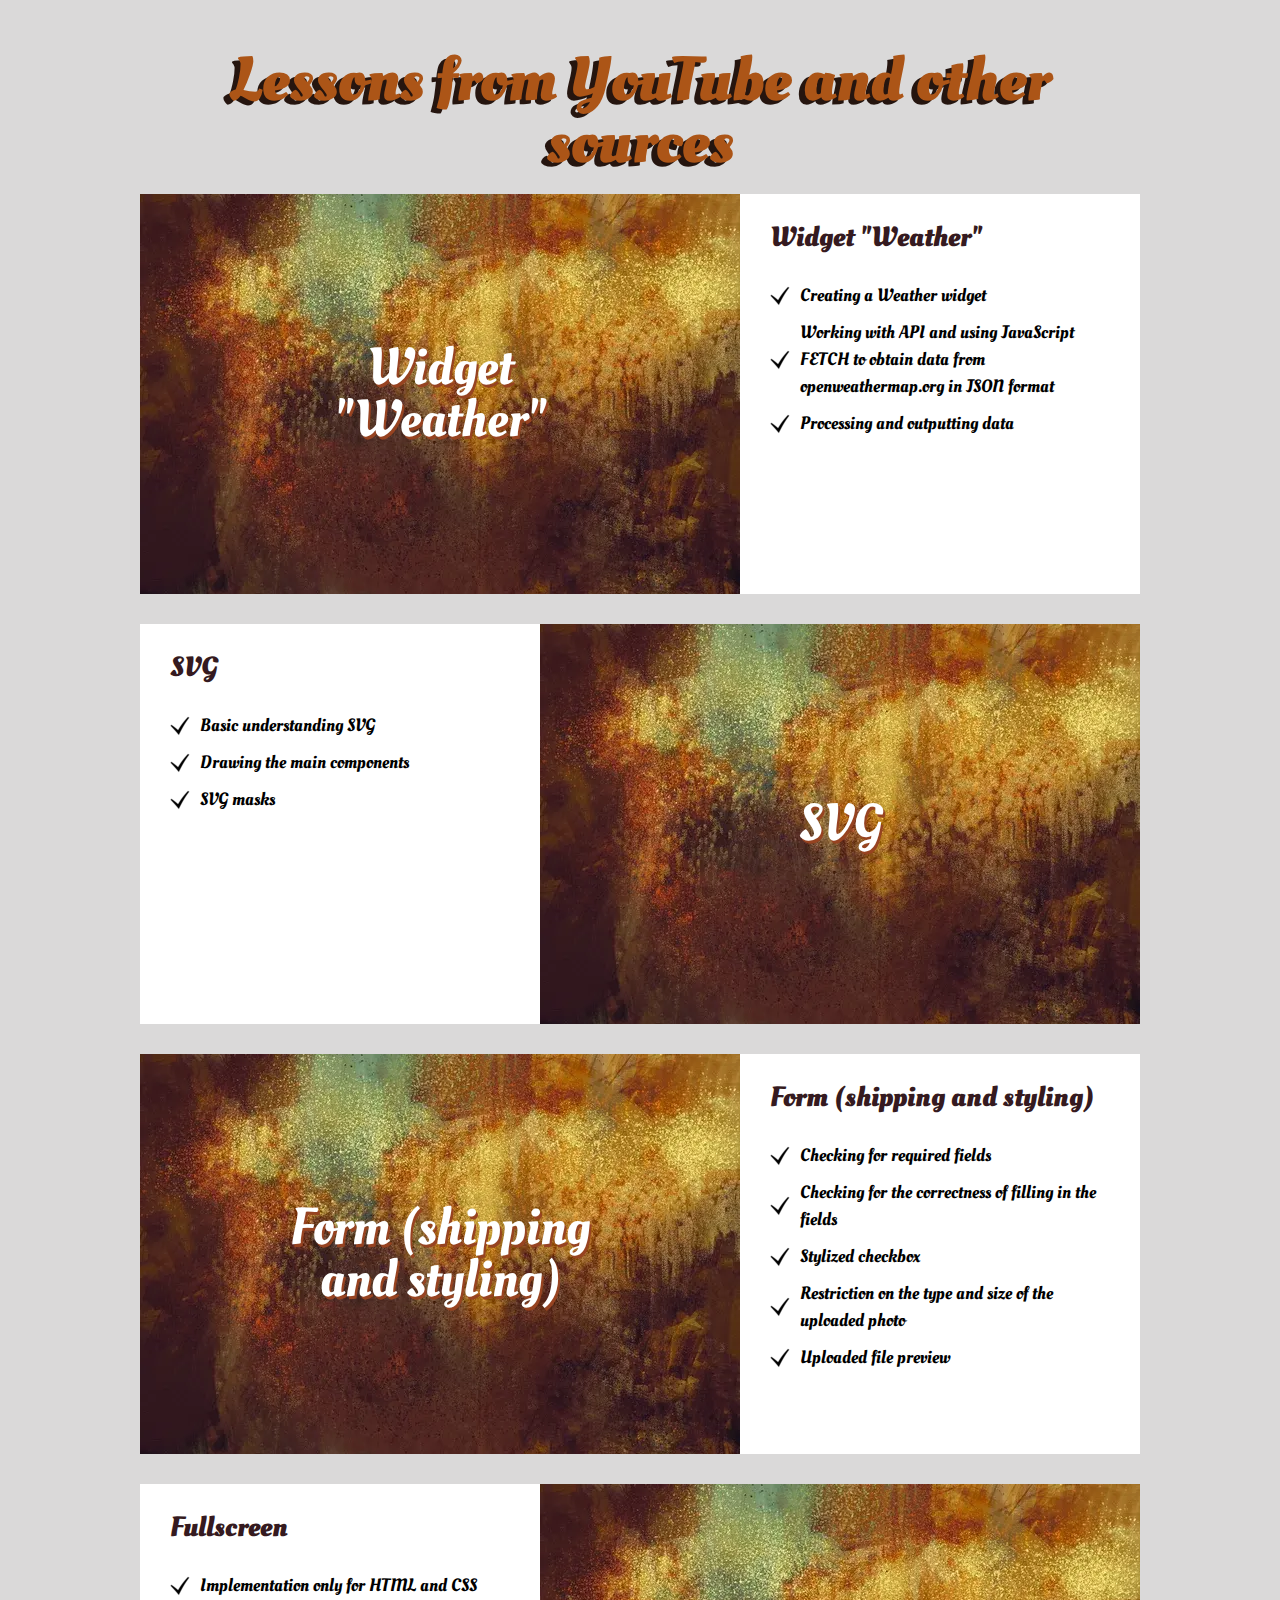
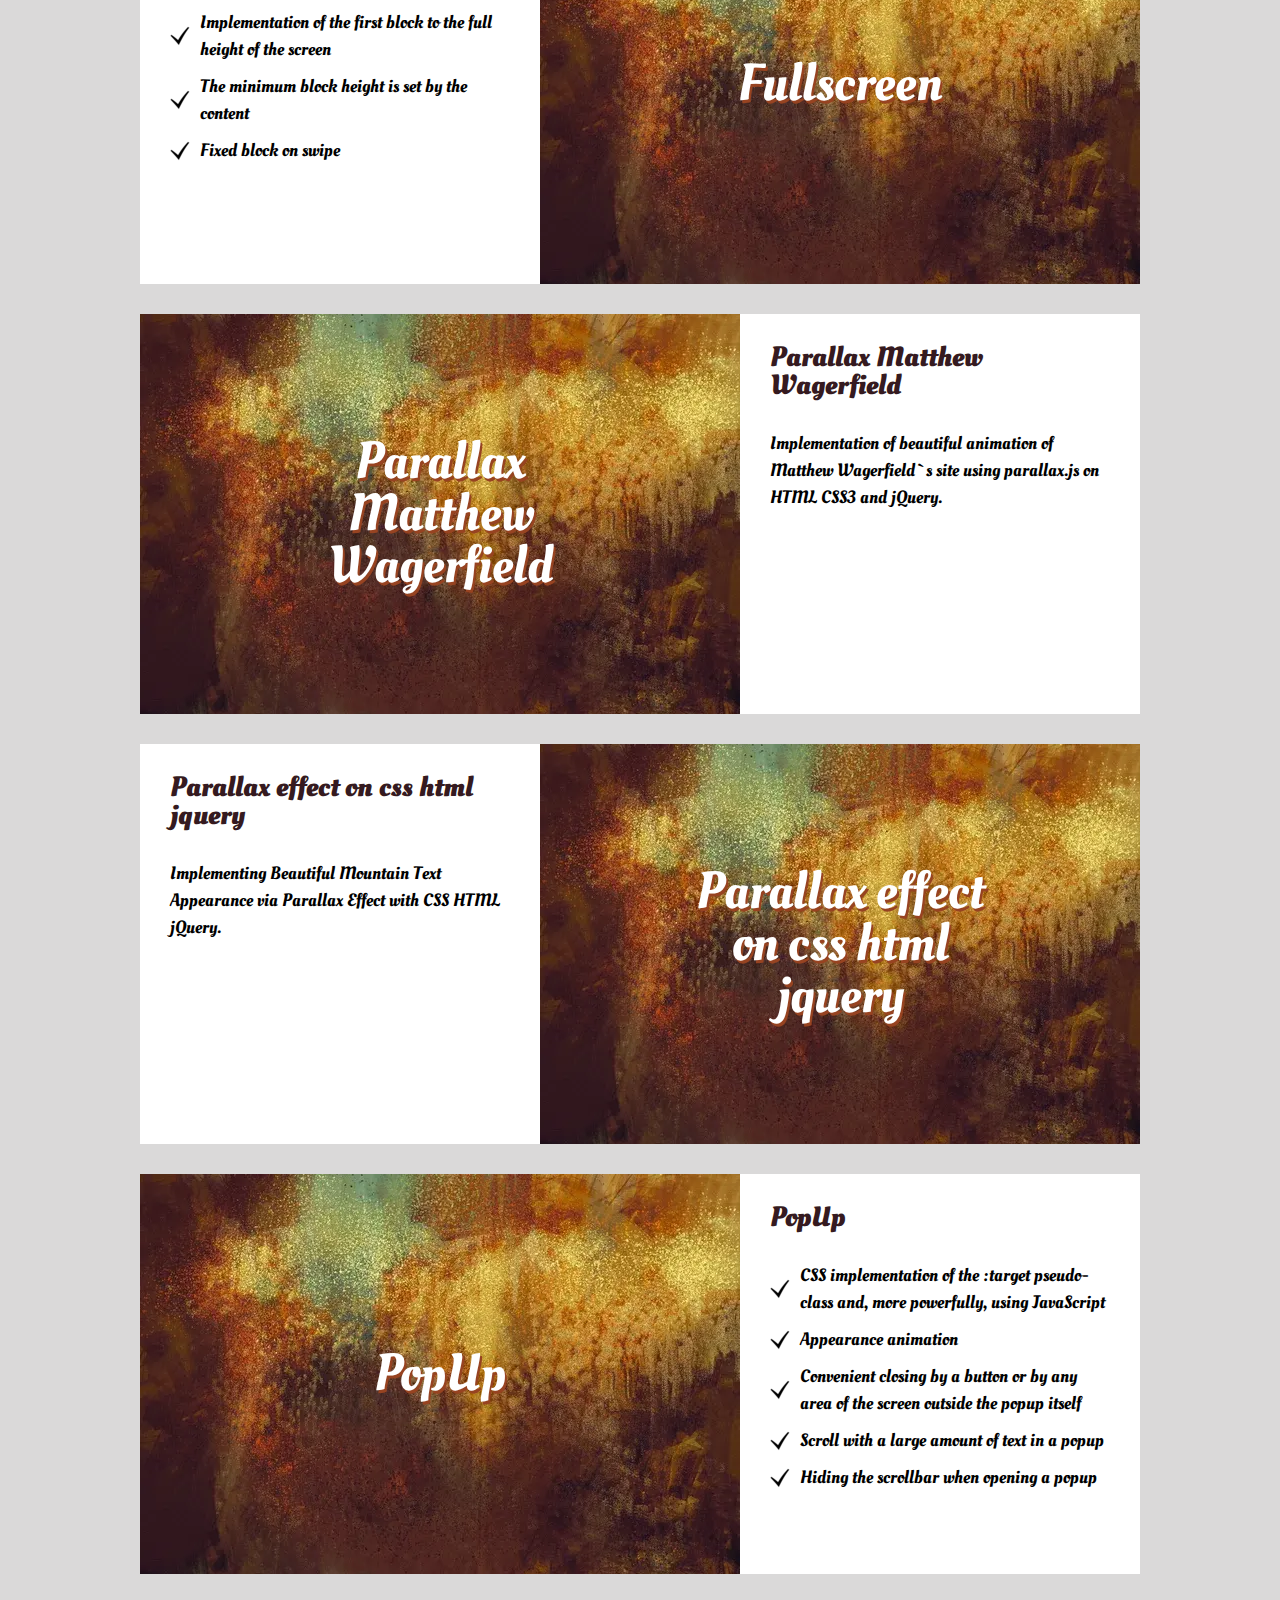
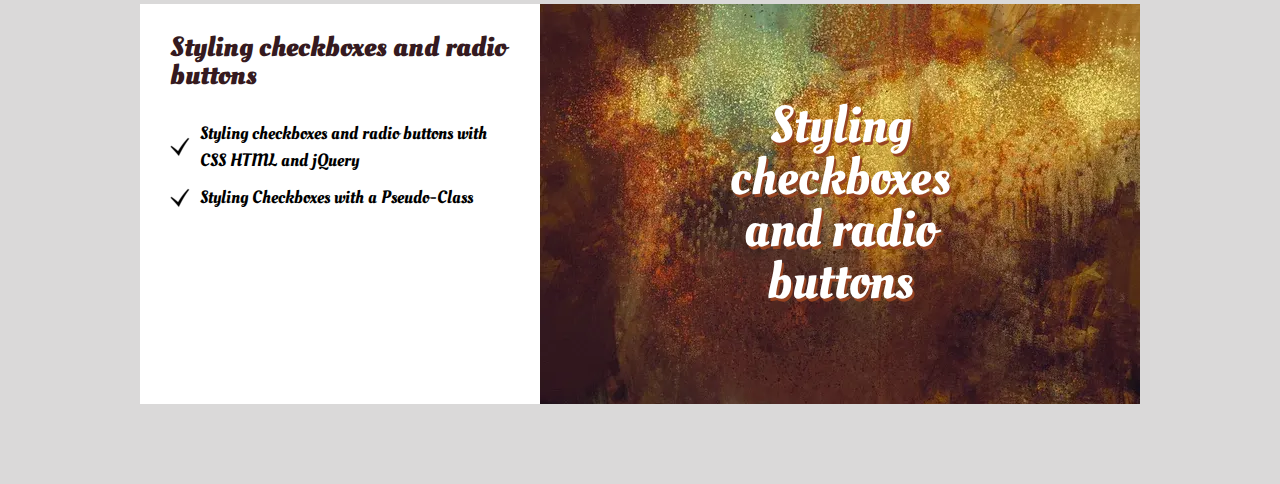
<file: index.html>
<!DOCTYPE html>
<html lang="en">
<head>
    <meta charset="UTF-8">
    <meta http-equiv="X-UA-Compatible" content="IE=edge">
    <meta name="viewport" content="width=device-width, initial-scale=1.0">
    <title>New Lessons</title>
    <link rel="apple-touch-icon" sizes="180x180" href="img/apple-touch-icon.png">
    <link rel="icon" type="image/png" sizes="32x32" href="img/favicon-32x32.png">
    <link rel="icon" type="image/png" sizes="16x16" href="img/favicon-16x16.png">
    <link rel="preconnect" href="https://fonts.googleapis.com">
    <link rel="preconnect" href="https://fonts.gstatic.com" crossorigin>
    <link href="https://fonts.googleapis.com/css2?family=Oleo+Script:wght@400;700&display=swap&_v=20220606165058" rel="stylesheet">
    <link rel="stylesheet" href="css/style.min.css?_v=20220606165058">
</head>
<body>
    <header></header> 
    <main>
        <div class="container">
            <h1 class="mainTile">Lessons from YouTube and other sources</h1>
            <div class="lesson__box">
                <div class="box__img">
                    <a href="Lessons/Widget_weather/index.html" class="img__link">
                        <div class="img__text">Widget "Weather"</div>
                    </a>
                </div>
                <div class="box__description">
                    <a href="Lessons/Widget_weather/index.html" class="description__title">Widget "Weather"</a>
                    <ul class="description__list">
                        <li class="description__item">Creating a Weather widget</li>
                        <li class="description__item">Working with API and using JavaScript FETCH to obtain data from openweathermap.org in JSON format</li>
                        <li class="description__item">Processing and outputting data</li>
                    </ul>
                </div>
            </div>
            <div class="lesson__box">
                <div class="box__description">
                    <a href="Lessons/SVG/index.html" class="description__title">SVG</a>
                    <ul class="description__list">
                        <li class="description__item">Basic understanding SVG</li>
                        <li class="description__item">Drawing the main components</li>
                        <li class="description__item">SVG masks</li>
                    </ul>
                </div>
                <div class="box__img">
                    <a href="Lessons/SVG/index.html" class="img__link">
                        <div class="img__text">SVG</div>
                    </a>
                </div>
            </div>
            <div class="lesson__box">
                <div class="box__img">
                    <a href="Lessons/Form(shipping, styling)/index.html" class="img__link">
                        <div class="img__text">Form (shipping and styling)</div>
                    </a>
                </div>
                <div class="box__description">
                    <a href="Lessons/Form(shipping, styling)/index.html" class="description__title">Form (shipping and styling)</a>
                    <ul class="description__list">
                        <li class="description__item">Checking for required fields</li>
                        <li class="description__item">Checking for the correctness of filling in the fields</li>
                        <li class="description__item">Stylized checkbox</li>
                        <li class="description__item">Restriction on the type and size of the uploaded photo</li>
                        <li class="description__item">Uploaded file preview</li>
                    </ul>
                </div>
            </div>
            <div class="lesson__box">
                <div class="box__description">
                    <a href="Lessons/Fullscreen/index.html" class="description__title">Fullscreen</a>
                    <ul class="description__list">
                        <li class="description__item">Implementation only for HTML and CSS</li>
                        <li class="description__item">Implementation of the first block to the full height of the screen</li>
                        <li class="description__item">The minimum block height is set by the content</li>
                        <li class="description__item">Fixed block on swipe</li>
                    </ul>
                </div>
                <div class="box__img">
                    <a href="Lessons/Fullscreen/index.html" class="img__link">
                        <div class="img__text">Fullscreen</div>
                    </a>
                </div>
            </div>
            <div class="lesson__box">
                <div class="box__img">
                    <a href="Lessons/Parallax_MatthewWagerfield/index.html" class="img__link">
                        <div class="img__text">Parallax Matthew Wagerfield</div>
                    </a>
                </div>
                <div class="box__description">
                    <a href="Lessons/Parallax_MatthewWagerfield/index.html" class="description__title">Parallax Matthew Wagerfield</a>
                        <div class="description__textOnly">Implementation of beautiful animation of Matthew Wagerfield`s site using parallax.js on HTML CSS3 and jQuery.</div>
                </div>
            </div>
            <div class="lesson__box">
                <div class="box__description">
                    <a href="Lessons/Parallax_mountains/index.html" class="description__title">Parallax effect on css html jquery</a>
                    <div class="description__textOnly">Implementing Beautiful Mountain Text Appearance via Parallax Effect with CSS HTML jQuery.</div>
                </div>
                <div class="box__img">
                    <a href="Lessons/Parallax_mountains/index.html" class="img__link">
                        <div class="img__text">Parallax effect on css html jquery</div>
                    </a>
                </div>
            </div>
            <div class="lesson__box">
                <div class="box__img">
                    <a href="Lessons/PopUp/index.html" class="img__link">
                        <div class="img__text">PopUp</div>
                    </a>
                </div>
                <div class="box__description">
                    <a href="Lessons/PopUp/index.html" class="description__title">PopUp</a>
                    <ul class="description__list">
                        <li class="description__item">CSS implementation of the :target pseudo-class and, more powerfully, using JavaScript</li>
                        <li class="description__item">Appearance animation</li>
                        <li class="description__item">Convenient closing by a button or by any area of the screen outside the popup itself</li>
                        <li class="description__item">Scroll with a large amount of text in a popup</li>
                        <li class="description__item">Hiding the scrollbar when opening a popup</li>
                    </ul>
                </div>
            </div>
            <div class="lesson__box">
                <div class="box__description">
                    <a href="Lessons/Styling_checkboxes_and_radio_buttons/index.html" class="description__title">Styling checkboxes and radio buttons</a>
                    <ul class="description__list">
                        <li class="description__item">Styling checkboxes and radio buttons with CSS HTML and jQuery</li>
                        <li class="description__item">Styling Checkboxes with a Pseudo-Class</li>
                    </ul>
                </div>
                <div class="box__img">
                    <a href="Lessons/Styling_checkboxes_and_radio_buttons/index.html" class="img__link">
                        <div class="img__text">Styling checkboxes and radio buttons</div>
                    </a>
                </div>
            </div>
        </div>
    </main> 
    <footer></footer>  
    <script src="js/app.min.js?_v=20220606165058"></script>
</body>
</html>
</file>
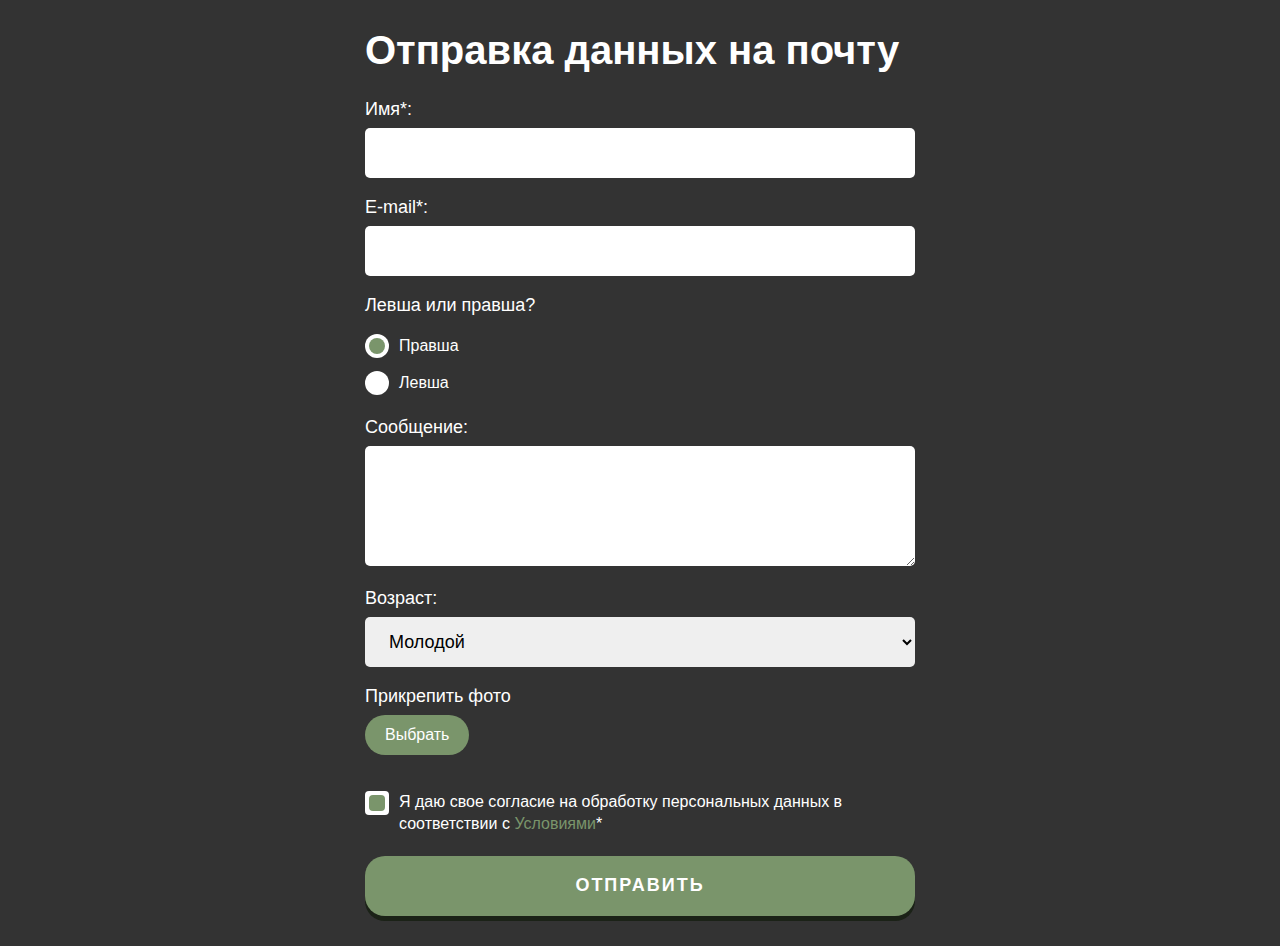
<file: Lessons/Form(shipping, styling)/index.html>
<!DOCTYPE html>
<html lang="en">
<head>
    <meta charset="UTF-8">
    <meta http-equiv="X-UA-Compatible" content="IE=edge">
    <meta name="viewport" content="width=device-width, initial-scale=1.0">
    <link rel="stylesheet" href="css/style.min.css?_v=20220404142348">
    <title>Стилизация и отправка формы</title>
</head>
<body>

    <div class="wrapper">
        <div class="form">
            <form action="#" id="form" class="form__body">
                <h1 class="form__title">Отправка данных на почту</h1>
                <div class="form__item">
                    <label for="forName" class="form__label">Имя*:</label>
                    <input id="forName" type="text" name="name" class="form__input _req">
                </div>                
                <div class="form__item">
                    <label for="forEmail" class="form__label">E-mail*:</label>
                    <input id="forEmail" type="text" name="email" class="form__input _req _email">
                </div>
                <div class="form__item">
                    <div class="form__label">Левша или правша?</div>
                    <div class="options">
                        <div class="options__item">
                            <input id="formRightHanded" checked type="radio" value="right" name="hand" class="options__input">
                            <label for="formRightHanded" class="options__label"><span>Правша</span></label>
                        </div>
                        <div class="options__item">
                            <input id="formLeftHanded" type="radio" value="left" name="hand" class="options__input">
                            <label for="formLeftHanded" class="options__label"><span>Левша</span></labael>
                        </div>
                    </div>
                </div>
                <div class="form__item">
                    <label for="formMessage" class="form__label">Сообщение:</label>
                    <textarea name="message" id="formMessage" class="form__input"></textarea>
                </div>
                <div class="form__item">
                    <div class="form__label">Возраст:</div>
                    <select name="age" class="select">
                        <option value="от 18 до 25" selected>Молодой</option>
                        <option value="от 26 до 45">Старый</option>
                        <option value="от 46">Супер стар</option>
                    </select>
                </div>
                <div class="form__item">
                    <div class="form__label">Прикрепить фото</div>
                    <div class="file">
                        <div class="file__item">
                            <input id="formImage" accept=".jpg, .png, .gif" type="file" name="image" class="file__input">
                            <div class="file__button">Выбрать</div>
                        </div>
                        <div id="formPreview" class="file__preview"></div>
                    </div>
                </div>
                <div class="form__item">
                    <div class="checkbox">
                        <input id="formAgreement" checked type="checkbox" name="agreement" class="checkbox__input _req">
                        <label for="formAgreement" class="checkbox__label"><span>Я даю свое согласие на обработку персональных данных в соответствии с <a href="#">Условиями</a>*</span></label>
                    </div>
                </div>
                <button type="submit" class="form__button">Отправить</button>
            </form>
        </div>
    </div>
    <script src="js/app.min.js?_v=20220404142348"></script>
</body>
</html>
</file>
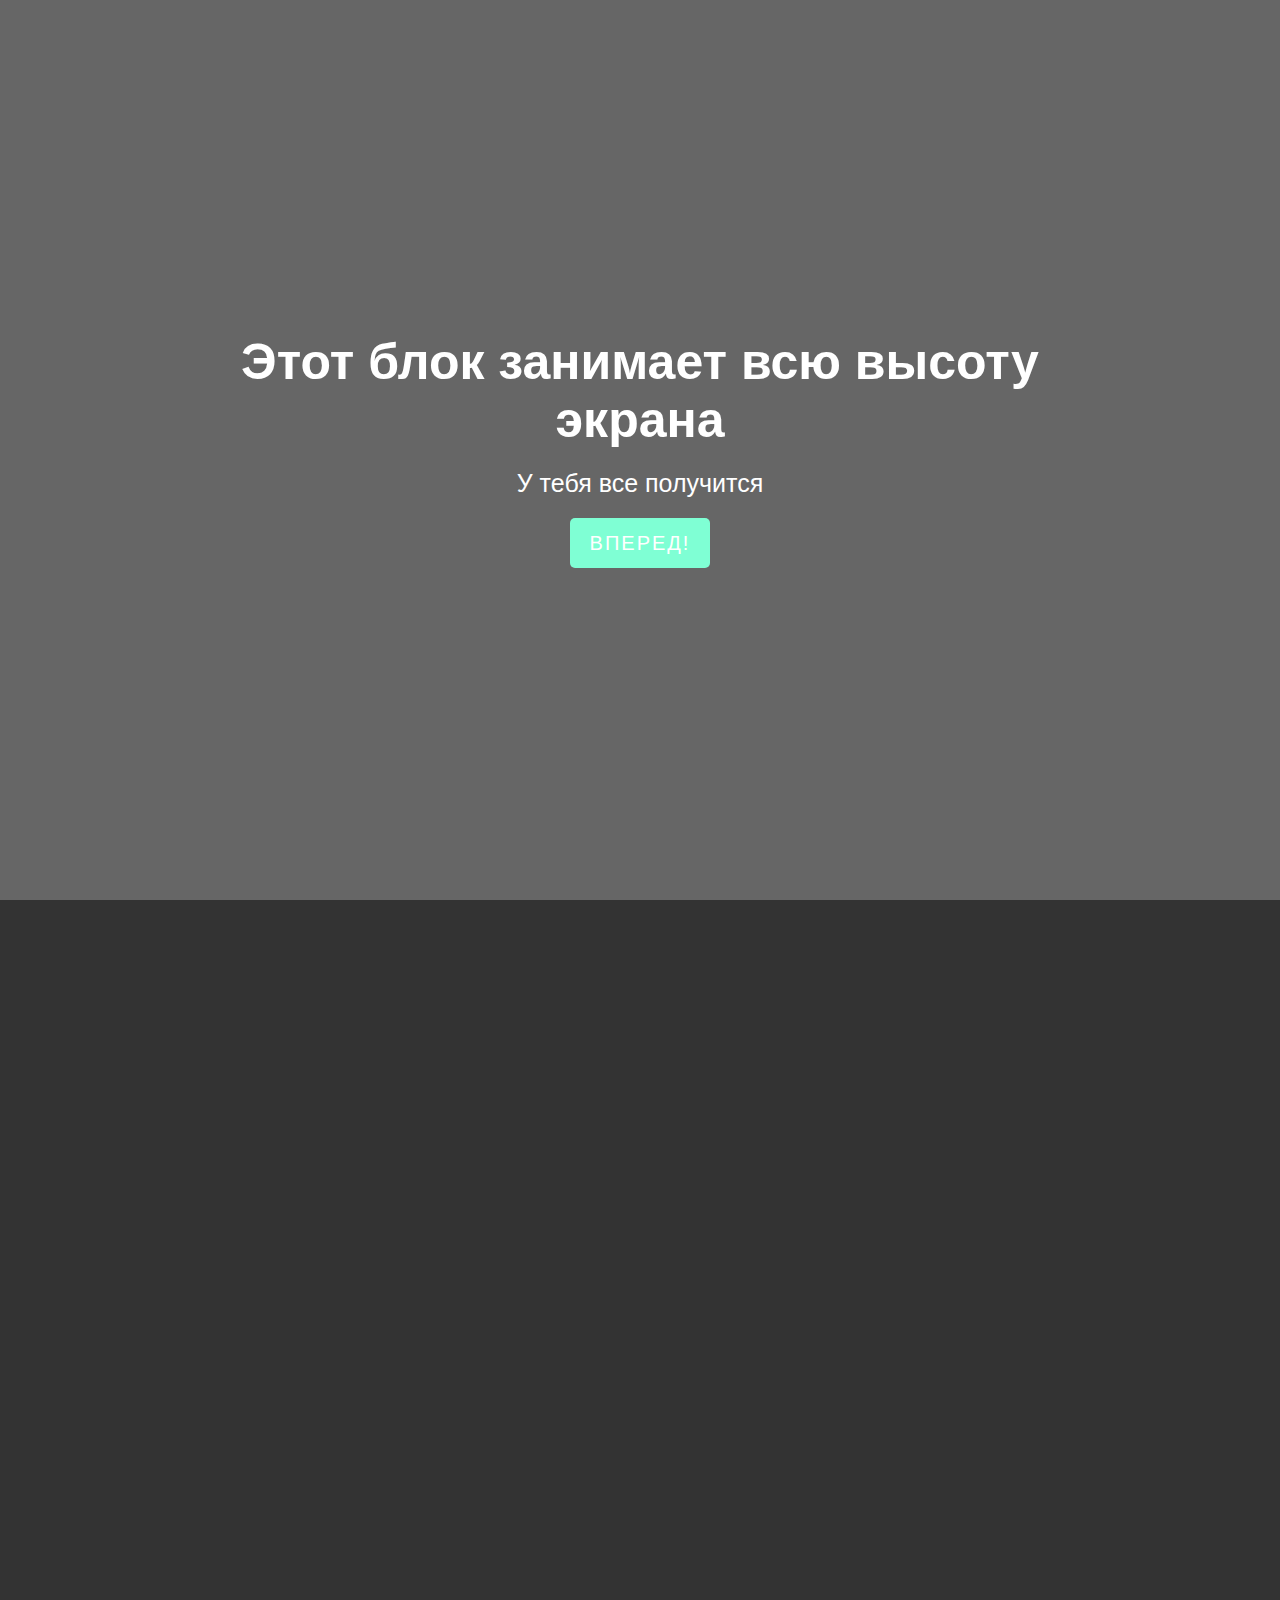
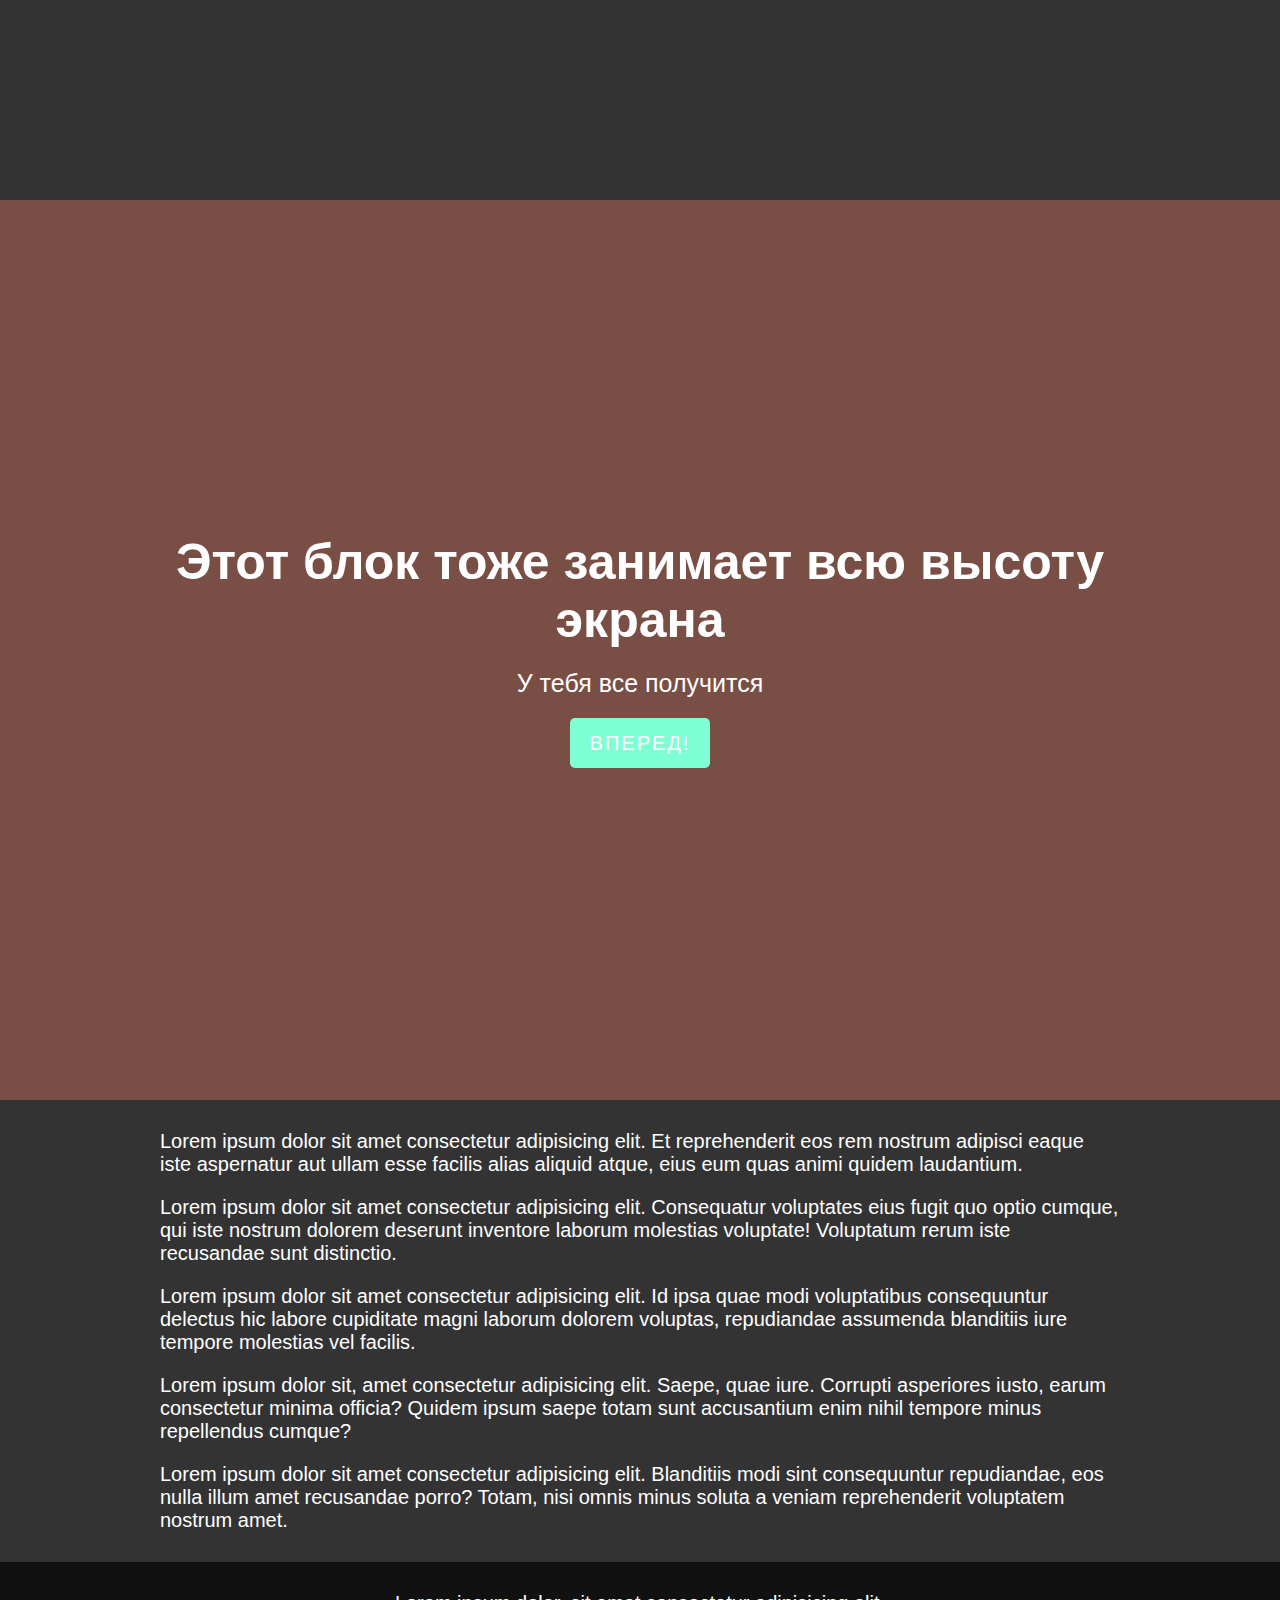
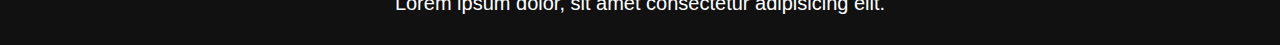
<file: Lessons/Fullscreen/index.html>
<!DOCTYPE html>
<html lang="en">
<head>
    <meta charset="UTF-8">
    <meta name="viewport" content="width=device-width, initial-scale=1.0">
    <title>Fullscreen</title>
    <link rel="stylesheet" href="assets/css/style.css">
</head>
<body>
    <div class="wrapper">
        <section class="fullscreen">
            <div class="fullscreen__body">
                <h1 class="fullscreen__title">Этот блок занимает всю высоту экрана</h1>
                <div class="fullscreen__text">У тебя все получится</div>
                <a href="#" class="fullscreen__link">Вперед!</a>
            </div>
        </section>
        <section class="fullscreen fullscreen_bg">
        </section>
        <section class="fullscreen fullscreen_two">
            <div class="fullscreen__body">
                <h2 class="fullscreen__title">Этот блок тоже занимает всю высоту экрана</h2>
                <div class="fullscreen__text">У тебя все получится</div>
                <a href="#" class="fullscreen__link">Вперед!</a>
            </div>
        </section>
        <div class="content">
            <div class="content__body">
                <p>
                    Lorem ipsum dolor sit amet consectetur adipisicing elit. Et reprehenderit eos rem nostrum adipisci eaque iste aspernatur aut ullam esse facilis alias aliquid atque, eius eum quas animi quidem laudantium.
                </p>
                <p>
                    Lorem ipsum dolor sit amet consectetur adipisicing elit. Consequatur voluptates eius fugit quo optio cumque, qui iste nostrum dolorem deserunt inventore laborum molestias voluptate! Voluptatum rerum iste recusandae sunt distinctio.
                </p>
                <p>
                    Lorem ipsum dolor sit amet consectetur adipisicing elit. Id ipsa quae modi voluptatibus consequuntur delectus hic labore cupiditate magni laborum dolorem voluptas, repudiandae assumenda blanditiis iure tempore molestias vel facilis.
                </p>
                <p>
                    Lorem ipsum dolor sit, amet consectetur adipisicing elit. Saepe, quae iure. Corrupti asperiores iusto, earum consectetur minima officia? Quidem ipsum saepe totam sunt accusantium enim nihil tempore minus repellendus cumque?
                </p>
                <p>
                    Lorem ipsum dolor sit amet consectetur adipisicing elit. Blanditiis modi sint consequuntur repudiandae, eos nulla illum amet recusandae porro? Totam, nisi omnis minus soluta a veniam reprehenderit voluptatem nostrum amet.
                </p>
            </div>
        </div>
        <footer class="footer">
            <div class="footer__body">
                Lorem ipsum dolor, sit amet consectetur adipisicing elit. 
            </div>
        </footer>
    </div>
</body>
</html>
</file>
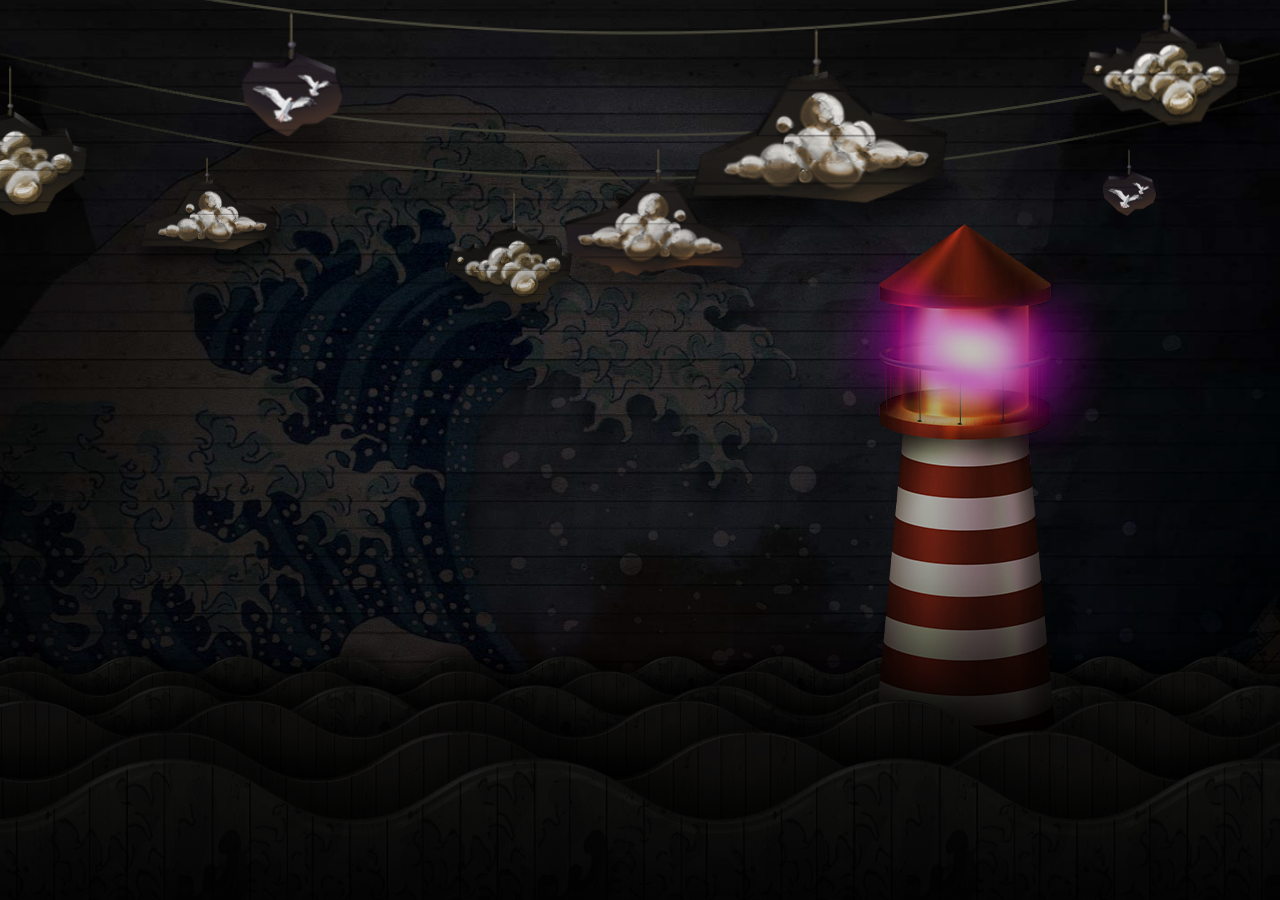
<file: Lessons/Parallax_MatthewWagerfield/index.html>
<!DOCTYPE html>
<html lang="en">
<head>
    <meta charset="UTF-8">
    <meta name="viewport" content="width=device-width, initial-scale=1.0">
    <title>Parallax Matthew Wagerfield</title>
    <link rel="stylesheet" href="assets/css/style.css">
</head>
<body>
    <div class="wrapper">
        <div class="page">
            <div class="parallax">
                <ul class="parallax__list">
                    <li data-depth="0.10">
                        <div class="parallax__bg"></div>
                    </li>
                    <li data-depth="0.15">
                        <div class="parallax__rope parallax__rope_1">
                            <div class="parallax__element parallax__element_1"><span></span></div>
                            <div class="parallax__element parallax__element_2"><span></span></div>
                            <div class="parallax__element parallax__element_3"><span></span></div>
                            <img src="assets/img/rope.png" alt="">
                        </div>
                    </li>
                    <li data-depth="0.30">
                        <div class="parallax__rope parallax__rope_2">
                            <div class="parallax__element parallax__element_4"><span></span></div>
                            <div class="parallax__element parallax__element_5"><span></span></div>
                            <img src="assets/img/rope.png" alt="">
                        </div>
                    </li>
                    <li data-depth="0.60">
                        <div class="parallax__rope parallax__rope_3">
                            <div class="parallax__element parallax__element_6"><span></span></div>
                            <div class="parallax__element parallax__element_7"><span></span></div>
                            <div class="parallax__element parallax__element_8"><span></span></div>
                            <img src="assets/img/rope.png" alt="">
                        </div>
                    </li>
                    <li data-depth="0.30">
                        <div class="parallax__wave parallax__wave_1"></div>
                    </li>
                    <li data-depth="0.40">
                        <div class="parallax__wave parallax__wave_2"></div>
                    </li>
                    <li data-depth="0.50">
                        <div class="parallax__wave parallax__wave_3"></div>
                    </li>
                    <li data-depth="0.60">
                        <div class="parallax__lighthouse"></div>
                    </li>
                    <li data-depth="0.60">
                        <div class="parallax__wave parallax__wave_4"></div>
                    </li>
                    <li data-depth="0.80">
                        <div class="parallax__wave parallax__wave_5"></div>
                    </li>
                    <li data-depth="1.00">
                        <div class="parallax__wave parallax__wave_6"></div>
                    </li>
                </ul>
            </div>
            <div class="content"></div>
        </div>
    </div>

    <script src="https://code.jquery.com/jquery-3.4.1.min.js"></script>
    <script src="assets/js/jquery.parallax.js"></script>
    <script src="assets/js/main.js"></script>
</body>
</html>
</file>
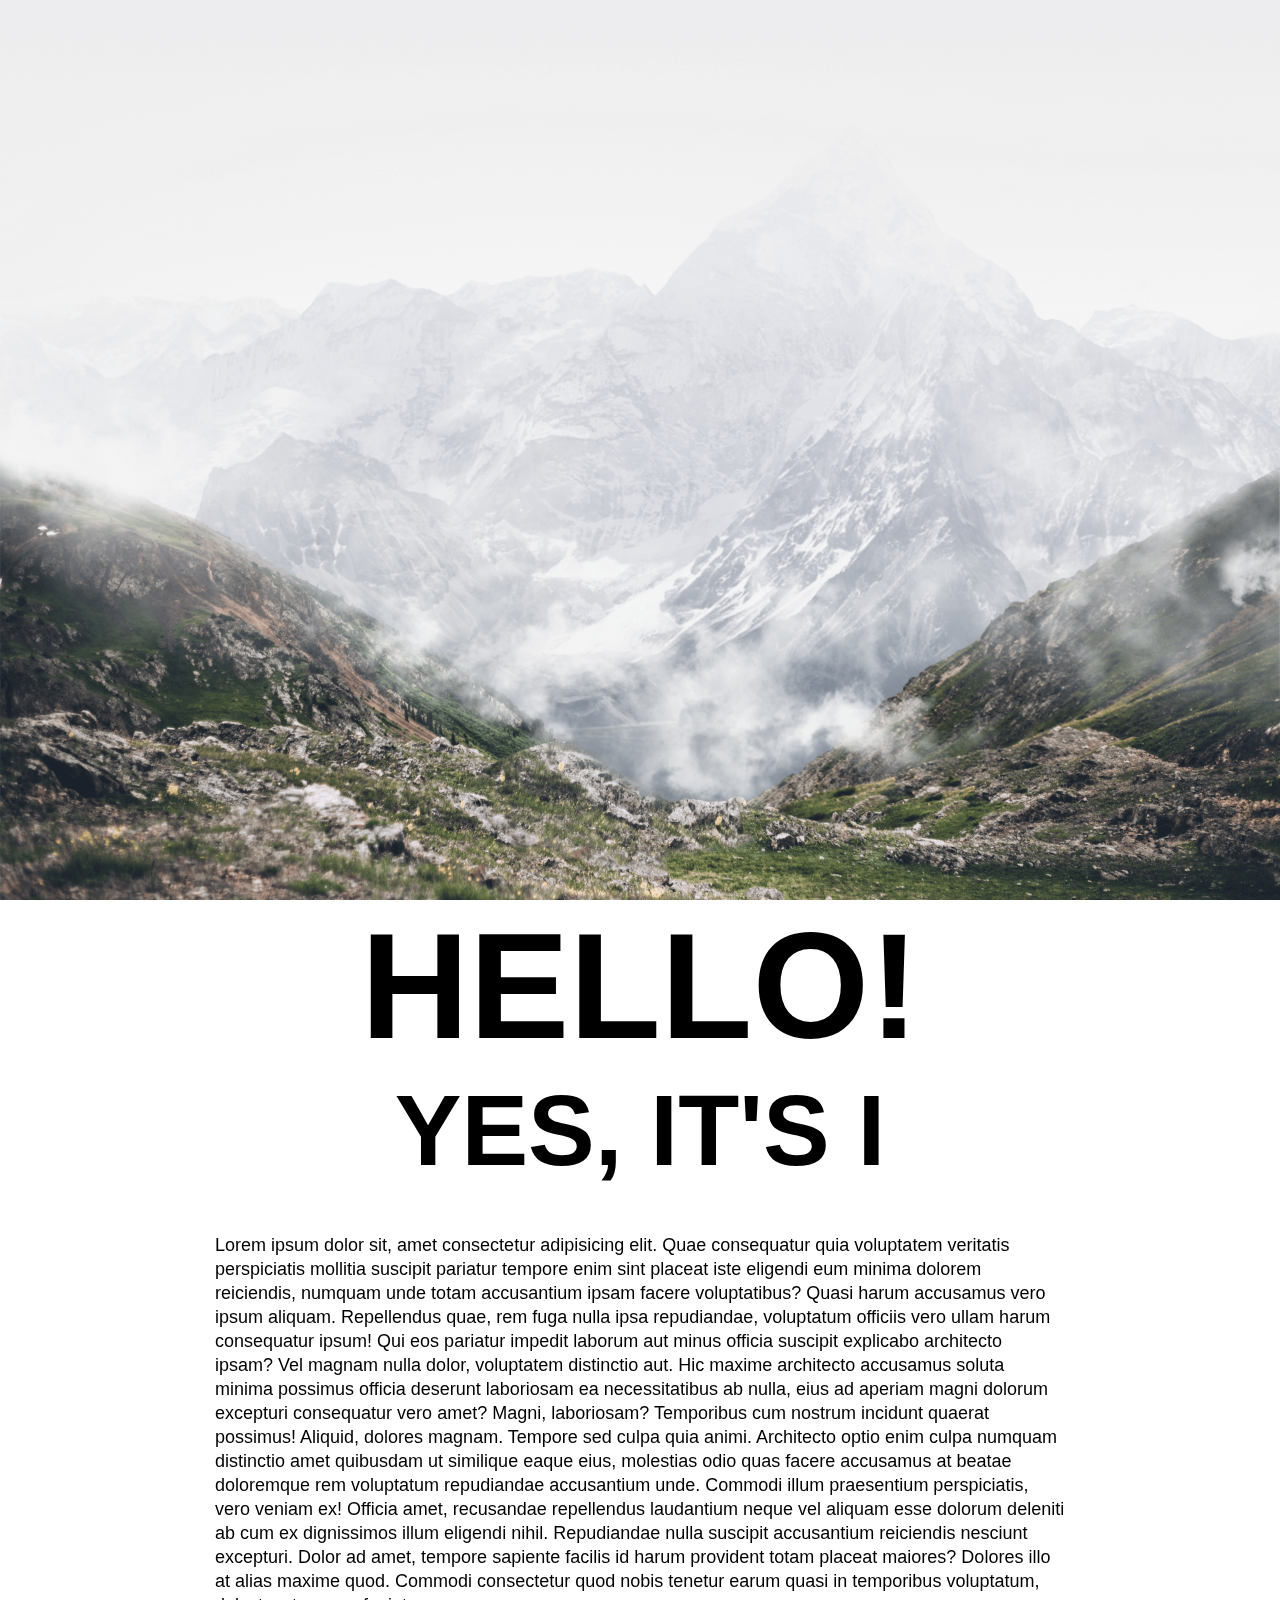
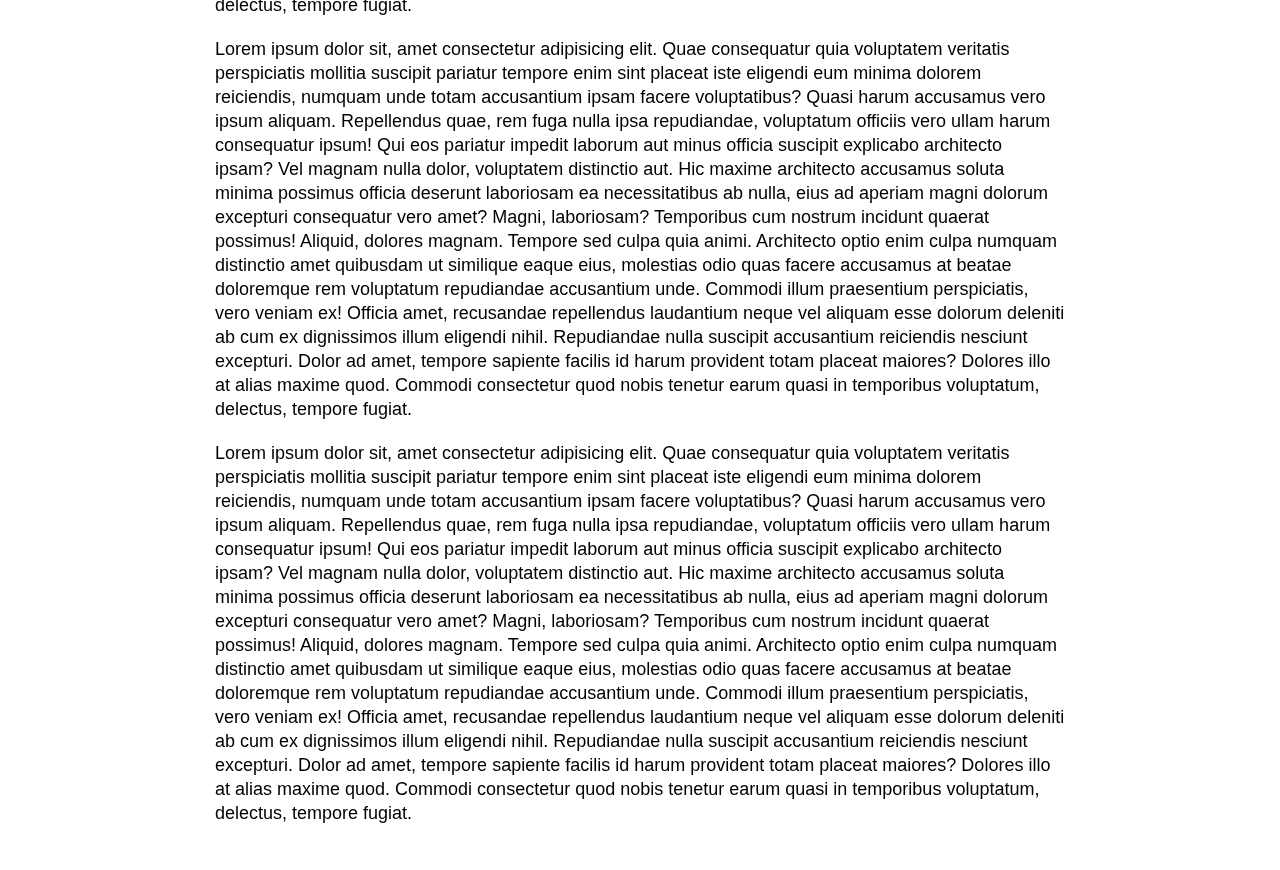
<file: Lessons/Parallax_mountains/index.html>
<!DOCTYPE html>
<html lang="en">
<head>
    <meta charset="UTF-8">
    <meta name="viewport" content="width=device-width, initial-scale=1.0">
    <title>Parallax</title>
    <link rel="stylesheet" href="assets/css/style.css">
</head>
<body>
    <div class="wrapper">
        <div class="page">
            <div class="parallax">
                <div class="parallax__mountain parallax__mountain_1"></div>
                <div class="parallax__mountain parallax__mountain_2"></div>
                <div class="parallax__mountain parallax__mountain_3"></div>
                <div class="parallax__fog"></div>
            </div>
            <div class="content">
                <div class="contant__body">
                    <div class="content__header">
                        <h1 class="contant__title">Hello!</h1>
                        <h2 class="contant__subtitle">Yes, it's I</h2>
                    </div>
                    <div class="contant__article">
                        <p>Lorem ipsum dolor sit, amet consectetur adipisicing elit. Quae consequatur quia voluptatem veritatis perspiciatis mollitia suscipit pariatur tempore enim sint placeat iste eligendi eum minima dolorem reiciendis, numquam unde totam accusantium ipsam facere voluptatibus? Quasi harum accusamus vero ipsum aliquam. Repellendus quae, rem fuga nulla ipsa repudiandae, voluptatum officiis vero ullam harum consequatur ipsum! Qui eos pariatur impedit laborum aut minus officia suscipit explicabo architecto ipsam? Vel magnam nulla dolor, voluptatem distinctio aut. Hic maxime architecto accusamus soluta minima possimus officia deserunt laboriosam ea necessitatibus ab nulla, eius ad aperiam magni dolorum excepturi consequatur vero amet? Magni, laboriosam? Temporibus cum nostrum incidunt quaerat possimus! Aliquid, dolores magnam. Tempore sed culpa quia animi. Architecto optio enim culpa numquam distinctio amet quibusdam ut similique eaque eius, molestias odio quas facere accusamus at beatae doloremque rem voluptatum repudiandae accusantium unde. Commodi illum praesentium perspiciatis, vero veniam ex! Officia amet, recusandae repellendus laudantium neque vel aliquam esse dolorum deleniti ab cum ex dignissimos illum eligendi nihil. Repudiandae nulla suscipit accusantium reiciendis nesciunt excepturi. Dolor ad amet, tempore sapiente facilis id harum provident totam placeat maiores? Dolores illo at alias maxime quod. Commodi consectetur quod nobis tenetur earum quasi in temporibus voluptatum, delectus, tempore fugiat.</p>
                        <p>Lorem ipsum dolor sit, amet consectetur adipisicing elit. Quae consequatur quia voluptatem veritatis perspiciatis mollitia suscipit pariatur tempore enim sint placeat iste eligendi eum minima dolorem reiciendis, numquam unde totam accusantium ipsam facere voluptatibus? Quasi harum accusamus vero ipsum aliquam. Repellendus quae, rem fuga nulla ipsa repudiandae, voluptatum officiis vero ullam harum consequatur ipsum! Qui eos pariatur impedit laborum aut minus officia suscipit explicabo architecto ipsam? Vel magnam nulla dolor, voluptatem distinctio aut. Hic maxime architecto accusamus soluta minima possimus officia deserunt laboriosam ea necessitatibus ab nulla, eius ad aperiam magni dolorum excepturi consequatur vero amet? Magni, laboriosam? Temporibus cum nostrum incidunt quaerat possimus! Aliquid, dolores magnam. Tempore sed culpa quia animi. Architecto optio enim culpa numquam distinctio amet quibusdam ut similique eaque eius, molestias odio quas facere accusamus at beatae doloremque rem voluptatum repudiandae accusantium unde. Commodi illum praesentium perspiciatis, vero veniam ex! Officia amet, recusandae repellendus laudantium neque vel aliquam esse dolorum deleniti ab cum ex dignissimos illum eligendi nihil. Repudiandae nulla suscipit accusantium reiciendis nesciunt excepturi. Dolor ad amet, tempore sapiente facilis id harum provident totam placeat maiores? Dolores illo at alias maxime quod. Commodi consectetur quod nobis tenetur earum quasi in temporibus voluptatum, delectus, tempore fugiat.</p>
                        <p>Lorem ipsum dolor sit, amet consectetur adipisicing elit. Quae consequatur quia voluptatem veritatis perspiciatis mollitia suscipit pariatur tempore enim sint placeat iste eligendi eum minima dolorem reiciendis, numquam unde totam accusantium ipsam facere voluptatibus? Quasi harum accusamus vero ipsum aliquam. Repellendus quae, rem fuga nulla ipsa repudiandae, voluptatum officiis vero ullam harum consequatur ipsum! Qui eos pariatur impedit laborum aut minus officia suscipit explicabo architecto ipsam? Vel magnam nulla dolor, voluptatem distinctio aut. Hic maxime architecto accusamus soluta minima possimus officia deserunt laboriosam ea necessitatibus ab nulla, eius ad aperiam magni dolorum excepturi consequatur vero amet? Magni, laboriosam? Temporibus cum nostrum incidunt quaerat possimus! Aliquid, dolores magnam. Tempore sed culpa quia animi. Architecto optio enim culpa numquam distinctio amet quibusdam ut similique eaque eius, molestias odio quas facere accusamus at beatae doloremque rem voluptatum repudiandae accusantium unde. Commodi illum praesentium perspiciatis, vero veniam ex! Officia amet, recusandae repellendus laudantium neque vel aliquam esse dolorum deleniti ab cum ex dignissimos illum eligendi nihil. Repudiandae nulla suscipit accusantium reiciendis nesciunt excepturi. Dolor ad amet, tempore sapiente facilis id harum provident totam placeat maiores? Dolores illo at alias maxime quod. Commodi consectetur quod nobis tenetur earum quasi in temporibus voluptatum, delectus, tempore fugiat.</p>
                    </div>
                </div>
            </div>
        </div>
    </div>
    <script src="https://code.jquery.com/jquery-3.4.1.min.js"></script>
    <script src="assets/js/main.js"></script>
</body>
</html>
</file>
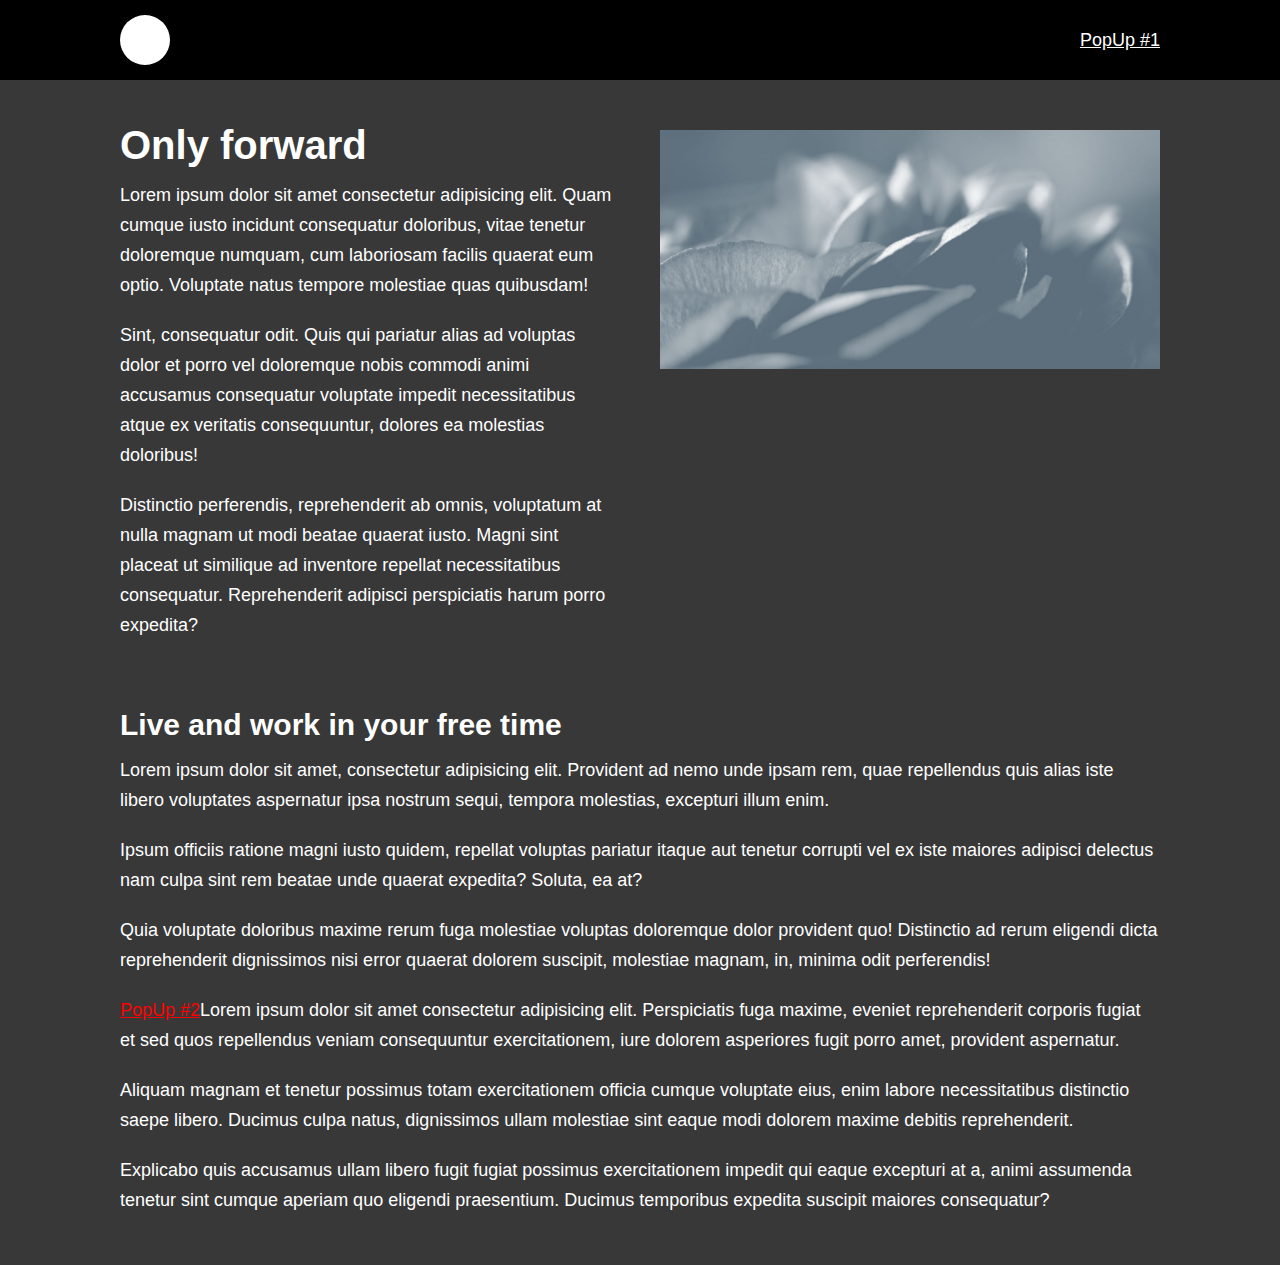
<file: Lessons/PopUp/index.html>
<!DOCTYPE html>
<html lang="en">
<head>
    <meta charset="UTF-8">
    <meta name="viewport" content="width=device-width, initial-scale=1.0">
    <title>PopUp</title>
    <link rel="stylesheet" href="assets/css/style.css">
</head>
<body>
    <div class="wrapper">
        <header id="header" class="header lock-padding">
            <div class="header__container _container">
                <a href="#" class="header__logo"></a>
                <a href="#popup" class="header__phone popup-link">PopUp #1</a>
            </div>
        </header>
        <div class="content">
            <div class="contant__container _container">
                <section class="content__section content__section_row">
                    <div class="content__body">
                        <h1 class="content__title">Only forward</h1>
                        <div class="content__text">
                            <p>Lorem ipsum dolor sit amet consectetur adipisicing elit. Quam cumque iusto incidunt consequatur doloribus, vitae tenetur doloremque numquam, cum laboriosam facilis quaerat eum optio. Voluptate natus tempore molestiae quas quibusdam!</p>
                            <p>Sint, consequatur odit. Quis qui pariatur alias ad voluptas dolor et porro vel doloremque nobis commodi animi accusamus consequatur voluptate impedit necessitatibus atque ex veritatis consequuntur, dolores ea molestias doloribus!</p>
                            <p>Distinctio perferendis, reprehenderit ab omnis, voluptatum at nulla magnam ut modi beatae quaerat iusto. Magni sint placeat ut similique ad inventore repellat necessitatibus consequatur. Reprehenderit adipisci perspiciatis harum porro expedita?</p>
                        </div>
                    </div>
                    <a href="#image" class="content__image popup-link">
                        <img src="assets/img/bg_about.jpg" alt="">
                    </a>
                </section>
                <section class="content__section">
                    <h2 class="content__subtitle">Live and work in your free time</h2>
                    <div class="content__text">
                        <p>Lorem ipsum dolor sit amet, consectetur adipisicing elit. Provident ad nemo unde ipsam rem, quae repellendus quis alias iste libero voluptates aspernatur ipsa nostrum sequi, tempora molestias, excepturi illum enim.</p>
                        <p>Ipsum officiis ratione magni iusto quidem, repellat voluptas pariatur itaque aut tenetur corrupti vel ex iste maiores adipisci delectus nam culpa sint rem beatae unde quaerat expedita? Soluta, ea at?</p>
                        <p>Quia voluptate doloribus maxime rerum fuga molestiae voluptas doloremque dolor provident quo! Distinctio ad rerum eligendi dicta reprehenderit dignissimos nisi error quaerat dolorem suscipit, molestiae magnam, in, minima odit perferendis!</p>
                        <p><a href="#popup_2" class="popup-link">PopUp #2</a>Lorem ipsum dolor sit amet consectetur adipisicing elit. Perspiciatis fuga maxime, eveniet reprehenderit corporis fugiat et sed quos repellendus veniam consequuntur exercitationem, iure dolorem asperiores fugit porro amet, provident aspernatur.</p>
                        <p>Aliquam magnam et tenetur possimus totam exercitationem officia cumque voluptate eius, enim labore necessitatibus distinctio saepe libero. Ducimus culpa natus, dignissimos ullam molestiae sint eaque modi dolorem maxime debitis reprehenderit.</p>
                        <p>Explicabo quis accusamus ullam libero fugit fugiat possimus exercitationem impedit qui eaque excepturi at a, animi assumenda tenetur sint cumque aperiam quo eligendi praesentium. Ducimus temporibus expedita suscipit maiores consequatur?</p>
                    </div>
                </section>
            </div>
        </div>
    </div>
    <div id="popup" class="popup">
        <div class="popup__body">
            <div class="popup__content">
                <a href="##" class="popup__close close-popup">X</a>
                <div class="popup__title">This is modal window # 1</div>
                <div class="popup__text">
                    <a href="#popup_2" class="popup-link">PopUp #2</a>
                    Lorem ipsum dolor sit amet consectetur adipisicing elit. Dolor obcaecati dolores, aperiam, eius, tempora saepe adipisci magni repellendus perferendis ratione placeat laboriosam! Quos maiores ducimus exercitationem vel aperiam distinctio nisi.
                    Lorem ipsum dolor sit amet consectetur adipisicing elit. Dolor obcaecati dolores, aperiam, eius, tempora saepe adipisci magni repellendus perferendis ratione placeat laboriosam! Quos maiores ducimus exercitationem vel aperiam distinctio nisi.
                    Lorem ipsum dolor sit amet consectetur adipisicing elit. Dolor obcaecati dolores, aperiam, eius, tempora saepe adipisci magni repellendus perferendis ratione placeat laboriosam! Quos maiores ducimus exercitationem vel aperiam distinctio nisi.
                    Lorem ipsum dolor sit amet consectetur adipisicing elit. Dolor obcaecati dolores, aperiam, eius, tempora saepe adipisci magni repellendus perferendis ratione placeat laboriosam! Quos maiores ducimus exercitationem vel aperiam distinctio nisi.
                </div>
            </div>
        </div>
    </div>
    <div id="popup_2" class="popup">
        <div class="popup__body">
            <div class="popup__content">
                <a href="##" class="popup__close close-popup">X</a>
                <div class="popup__title">This is modal window # 2</div>
                <div class="popup__text">
                    Lorem ipsum dolor sit amet consectetur adipisicing elit. Dolor obcaecati dolores, aperiam, eius, tempora saepe adipisci magni repellendus perferendis ratione placeat laboriosam! Quos maiores ducimus exercitationem vel aperiam distinctio nisi.
                    Lorem ipsum dolor sit amet consectetur adipisicing elit. Dolor obcaecati dolores, aperiam, eius, tempora saepe adipisci magni repellendus perferendis ratione placeat laboriosam! Quos maiores ducimus exercitationem vel aperiam distinctio nisi.
                </div>
            </div>
        </div>
    </div>
    <div id="image" class="popup">
        <div class="popup__body">
            <div class="popup__content popup__content_image">
                <a href="##" class="popup__close close-popup">X</a>
                <div class="popup__image">
                    <img src="assets/img/bg_about.jpg" alt="">
                </div>
            </div>
        </div>
    </div>
    <script src="assets/js/main.js"></script>
</body>
</html>
</file>
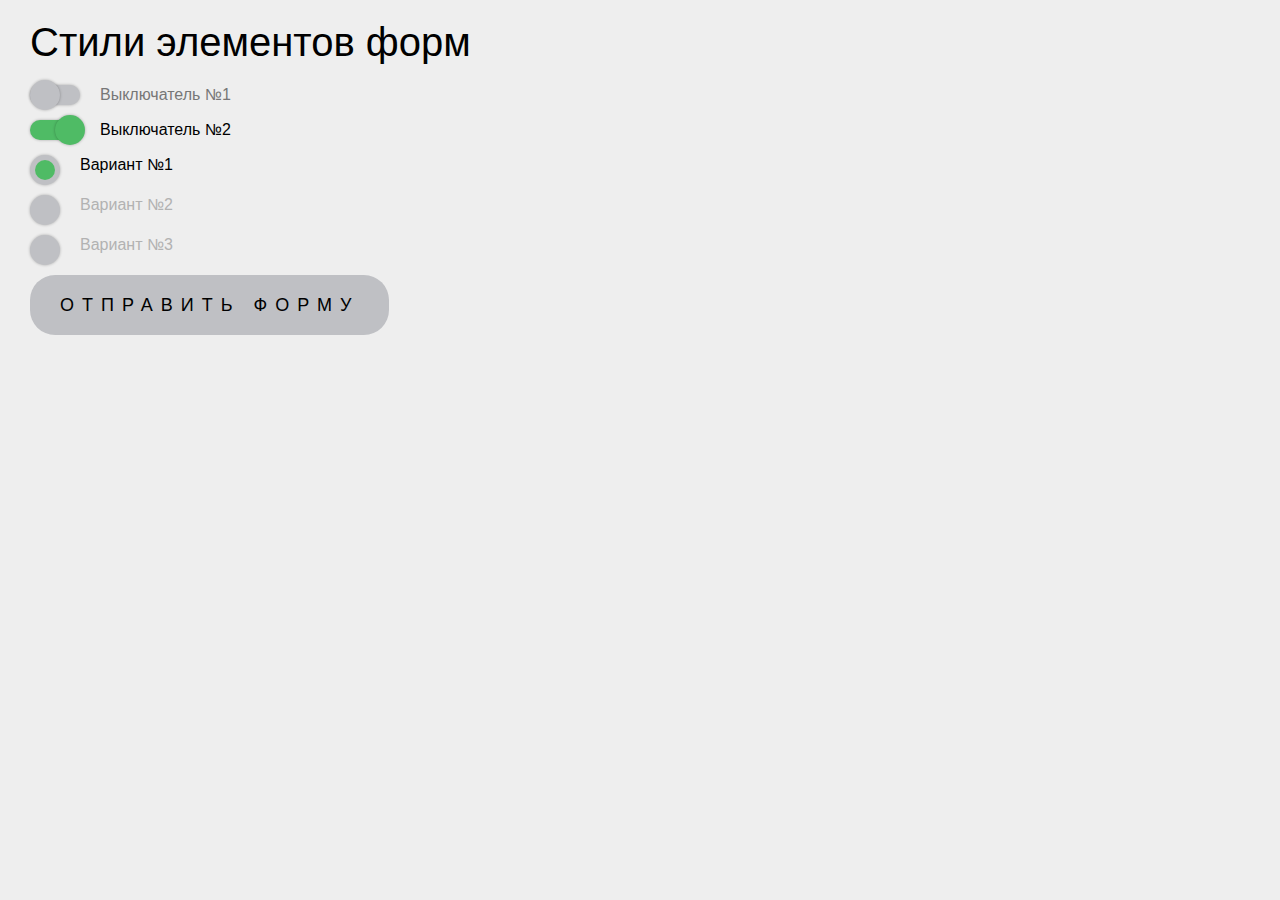
<file: Lessons/Styling_checkboxes_and_radio_buttons/index.html>
<!DOCTYPE html>
<html lang="en">
<head>
    <meta charset="UTF-8">
    <meta name="viewport" content="width=device-width, initial-scale=1.0">
    <title>Styling checkboxes and radio buttons</title>
    <link rel="stylesheet" href="assets/css/style.css">
</head>
<body>
    <div class="wrapper">
        <form action="#" class="block_form">
            <div class="block_form__title">Стили элементов форм</div>
            <div class="block_form__input">
                <div class="checkbox">
                    Выключатель №1
                    <input type="checkbox" name="namecheckbox_1">
                </div>
            </div>
            <div class="block_form__input">
                <div class="checkbox">
                    Выключатель №2
                    <input type="checkbox" checked name="namecheckbox_2">
                </div>
            </div>
            <div class="block_form__input">
                <div class="radiobuttons">
                    <div class="radiobuttons__item">
                        Вариант №1
                        <input type="radio" checked value="1" name="nameradio">
                    </div>
                    <div class="radiobuttons__item">
                        Вариант №2
                        <input type="radio" value="2" name="nameradio">
                    </div>
                    <div class="radiobuttons__item">
                        Вариант №3
                        <input type="radio" value="3" name="nameradio">
                    </div>
                </div>
            </div>
            <button class="button" type="submit"><span>Отправить форму</span></button>
        </form>
    </div>
    <script src="https://code.jquery.com/jquery-3.5.1.min.js"></script>
    <script src="assets/js/main.js"></script>
</body>
</html>
</file>
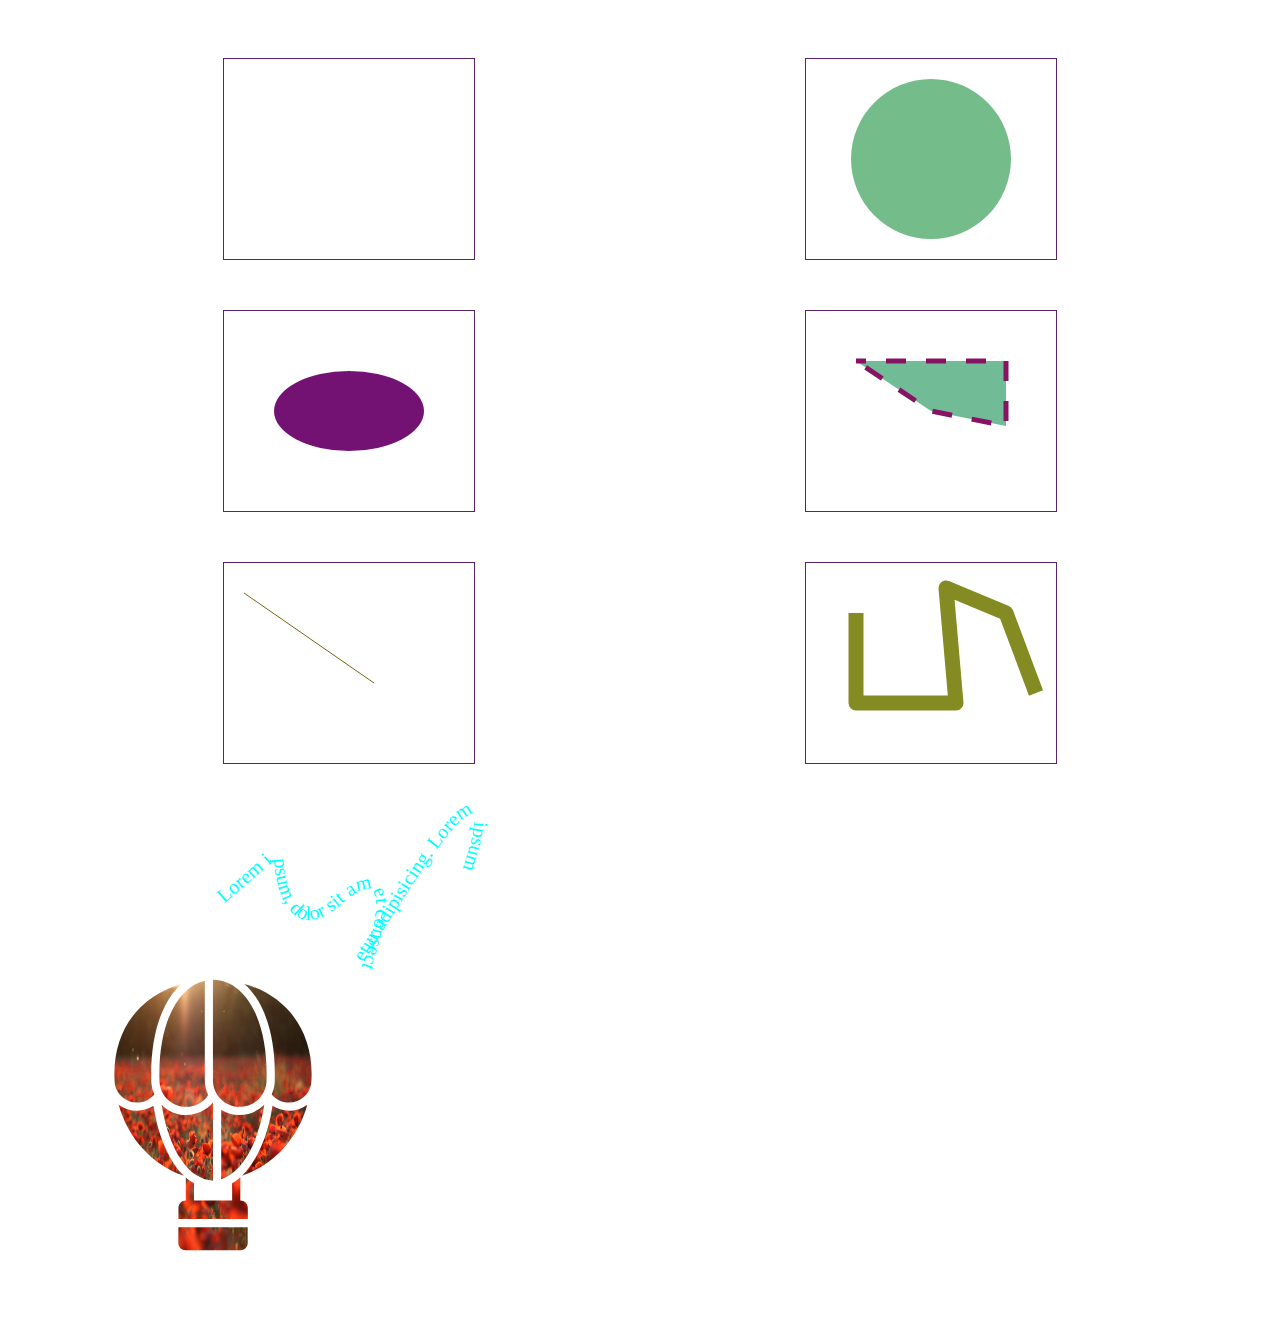
<file: Lessons/SVG/index.html>
<!DOCTYPE html>
<html lang="en">
<head>
    <meta charset="UTF-8">
    <meta http-equiv="X-UA-Compatible" content="IE=edge">
    <meta name="viewport" content="width=device-width, initial-scale=1.0">
    <title>SVG</title>
    <link rel="stylesheet" href="css/style.css">
</head>
<body>
    <div class="box">
        <!--  Нарисовать квадрат -->
        <svg class="svg svg-rect">
            <rect class="rect" width="150px" height="100" fill="#145896" x="15" y="25" rx="10" ry="20" />
        </svg>
        <!--  Нарисовать круг -->
        <svg class="svg svg-circle">
            <circle r="80" fill="#74bc89" cx="50%" cy="50%"/>
            <circle class="circle" r="40" fill="#74bc89" cx="50%" cy="50%" stroke="#138b23" stroke-width="80" />
        </svg>
        <!--  Нарисовать овал -->
        <svg class="svg">
            <ellipse rx="75" ry="40" fill="#741274" cx="50%" cy="50%" />
        </svg>
        <!--  Нарисовать многоугольник -->
        <svg class="svg">
            <polygon points="50,50 200,50 200,115 125,100" fill="#71bb96" stroke="#881364" stroke-width="5" stroke-dasharray="20" stroke-dashoffset="50" />
        </svg>
        <!--  Нарисовать линию -->
        <svg class="svg">
            <line x1="20" y1="30" x2="150" y2="120" stroke="#776512" />
        </svg>
        <!-- Ломаная линия-->
        <svg class="svg">
            <polyline class="polyline" points="50,50 50,140 150,140 140,25 200,50 230,130" fill="none" stroke="#858b23" stroke-width="15" />
        </svg>
        <svg class="svg-text" width="252" height="151" viewBox="0 0 252 151" fill="none" xmlns="http://www.w3.org/2000/svg">
            <path id="path" d="M1 89.539L50.8182 46.6431C52.8464 79.244 69.3003 133.464 118.89 89.539C168.48 45.6136 152.99 112.036 139.046 150.737C190.132 64.7547 281.959 -75.41 240.584 51.7906" stroke="transparet"/>
            <text class="text">
                <textPath href="#path">Lorem ipsum, dolor sit amet consectetur adipisicing.
                    Lorem ipsum, dolor sit amet consectetur adipisicing elit. Optio explicabo quas eveniet non ullam ut unde deleniti quo deserunt est velit nesciunt porro, molestiae veniam perferendis rerum expedita eos ab.
                </textPath>
        </svg>
    </div>

    <svg class="ball" width="1" height="1" viewBox="0 0 1 1" fill="none" xmlns="http://www.w3.org/2000/svg">
        <clipPath id="ball" clipPathUnits="objectBoundingBox">
        <path class="ball-path" d="M0.301953 0.470507L0.301758 0.469531C0.285742 0.479882 0.266992 0.485742 0.24668 0.485742C0.224023 0.485742 0.202734 0.47832 0.185547 0.465429C0.216992 0.578515 0.299219 0.667773 0.40332 0.702343C0.354492 0.655078 0.317383 0.571679 0.301953 0.470507Z"/>
        <path class="ball-path" d="M0.329102 0.466406C0.346094 0.577539 0.389844 0.665625 0.445312 0.701171C0.461914 0.711718 0.479492 0.717578 0.497656 0.718164C0.498438 0.718164 0.499219 0.718164 0.5 0.718164V0.458593C0.478516 0.483984 0.446484 0.500195 0.410742 0.500195C0.379102 0.500195 0.350195 0.487304 0.329102 0.466406Z"/>
        <path class="ball-path" d="M0.527344 0.482227V0.713868C0.536719 0.710938 0.545898 0.706641 0.554688 0.700977C0.610156 0.66543 0.653906 0.577344 0.670898 0.466211C0.649805 0.48711 0.620703 0.499805 0.589063 0.499805C0.566406 0.500196 0.545312 0.493555 0.527344 0.482227Z"/>
        <path class="ball-path" d="M0.698242 0.469531L0.698047 0.470507C0.682617 0.571484 0.645703 0.654882 0.59668 0.702343C0.700781 0.667578 0.783008 0.57832 0.814453 0.465429C0.797266 0.47832 0.775977 0.485742 0.75332 0.485742C0.733008 0.485742 0.714063 0.479882 0.698242 0.469531Z"/>
        <path class="ball-path" d="M0.321289 0.372657C0.321289 0.375586 0.321289 0.378516 0.321484 0.38125C0.321484 0.381836 0.321484 0.382422 0.321484 0.383008C0.321484 0.385547 0.32168 0.388086 0.32168 0.39043C0.325195 0.436524 0.363672 0.472657 0.410742 0.472657C0.441211 0.472657 0.468164 0.457422 0.48418 0.433985C0.476758 0.41875 0.472656 0.401563 0.472656 0.383399V0.0521488C0.386914 0.0718754 0.321289 0.184766 0.321289 0.3625C0.321289 0.366016 0.321289 0.369336 0.321289 0.372657Z"/>
        <path class="ball-path" d="M0.58927 0.472852C0.63634 0.472852 0.675012 0.436329 0.678333 0.390039V0.389844C0.678333 0.387891 0.678528 0.385743 0.678528 0.383789V0.383399C0.678528 0.382227 0.678528 0.38125 0.678528 0.380079V0.379883C0.678528 0.377539 0.678723 0.375391 0.678723 0.373047C0.678723 0.37168 0.678723 0.370508 0.678723 0.369336C0.678723 0.367188 0.678723 0.364844 0.678723 0.362696C0.678723 0.167774 0.600012 0.0509769 0.502161 0.0492191C0.501379 0.0492191 0.500598 0.0492191 0.499817 0.0492191V0.383789C0.500012 0.432813 0.540051 0.472852 0.58927 0.472852Z"/>
        <path class="ball-path" d="M0.604889 0.0630856C0.621881 0.0781246 0.637311 0.0970699 0.650592 0.119531C0.68692 0.180664 0.706061 0.264648 0.706061 0.362695C0.706061 0.365039 0.706061 0.367382 0.706061 0.369531C0.706061 0.370898 0.706061 0.37207 0.706061 0.373437C0.706061 0.375781 0.706061 0.377929 0.705865 0.380273V0.380468C0.705865 0.38164 0.705865 0.382617 0.705865 0.383789V0.38457C0.705865 0.386523 0.70567 0.388476 0.70567 0.390429V0.391015V0.391992C0.704694 0.406054 0.701178 0.419336 0.695709 0.431445C0.709381 0.448046 0.730279 0.458593 0.753522 0.458593C0.79024 0.458593 0.820709 0.432226 0.827155 0.397461C0.82774 0.391796 0.828131 0.385937 0.828326 0.380273C0.828326 0.379296 0.828326 0.37832 0.828522 0.377343C0.828717 0.372461 0.828717 0.367578 0.828717 0.362695C0.828522 0.205859 0.734967 0.099609 0.604889 0.0630856Z"/>
        <path class="ball-path" d="M0.246686 0.458398C0.269928 0.458398 0.290631 0.447851 0.304498 0.43125C0.29942 0.420117 0.2961 0.408203 0.294928 0.395703L0.294537 0.394531V0.391796L0.293951 0.385351L0.294147 0.384765C0.294147 0.384375 0.294147 0.383398 0.294147 0.383398V0.383007V0.382031C0.294147 0.379101 0.293951 0.376171 0.293951 0.373046C0.293951 0.369531 0.293951 0.366015 0.293951 0.3625C0.293951 0.273437 0.309967 0.194921 0.340436 0.135546C0.35567 0.105859 0.37403 0.0816402 0.394733 0.0630856C0.265045 0.099609 0.171686 0.205664 0.171295 0.361914V0.3625C0.171295 0.368359 0.17149 0.374218 0.171686 0.380078C0.171881 0.385937 0.172272 0.391601 0.172858 0.397265C0.179498 0.432031 0.209967 0.458398 0.246686 0.458398Z"/>
        <path class="ball-path" d="M0.591406 0.784766H0.591016V0.708204C0.591016 0.708009 0.591016 0.707813 0.591016 0.707813C0.583984 0.714063 0.576758 0.719532 0.569531 0.72422C0.567578 0.725391 0.565625 0.726563 0.563867 0.727735V0.784766H0.436719V0.72793C0.434766 0.726759 0.432813 0.725587 0.430859 0.724415C0.423438 0.719727 0.416406 0.714259 0.409375 0.708009C0.409375 0.708204 0.409375 0.708204 0.409375 0.708399V0.784766H0.408984C0.395508 0.784766 0.384766 0.795704 0.384766 0.808985V0.846876H0.616016V0.808985C0.61582 0.795509 0.604883 0.784766 0.591406 0.784766Z"/>
        <path class="ball-path" d="M0.384583 0.926758C0.384583 0.940235 0.39552 0.950977 0.408801 0.950977H0.591418C0.604895 0.950977 0.615637 0.940039 0.615637 0.926758V0.874414H0.384583V0.926758Z"/>
    </clipPath>
    </svg>

    <img class="image" src="images/5.jpg" alt="" width="300" height="300">
</body>
</html>
</file>
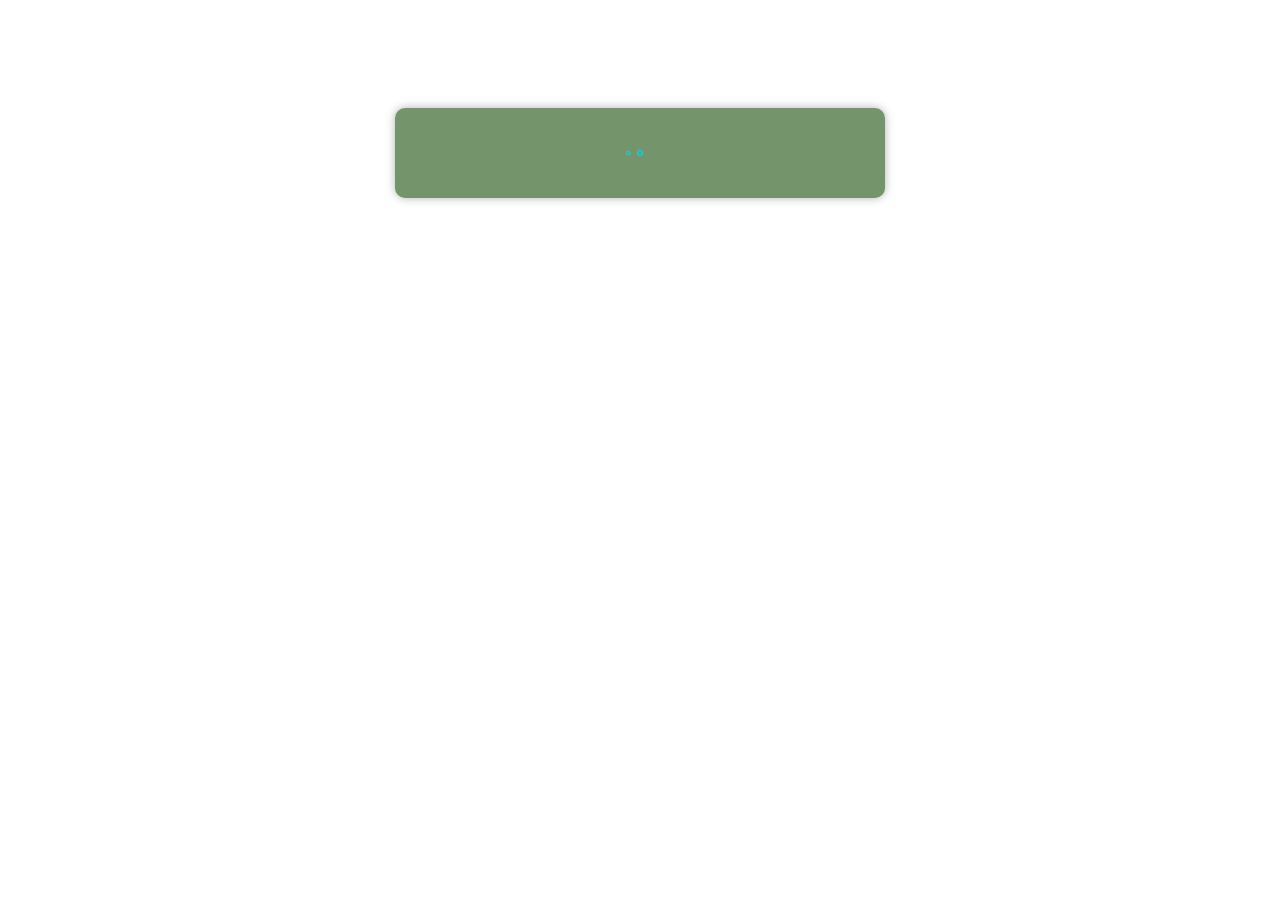
<file: Lessons/Widget_weather/index.html>
<!DOCTYPE html>
<html lang="en">
<head>
    <meta charset="UTF-8">
    <meta http-equiv="X-UA-Compatible" content="IE=edge">
    <meta name="viewport" content="width=device-width, initial-scale=1.0">
    <link rel="stylesheet" href="assets/css/style.css">
    <title>Weather</title>
</head>
<body>
    <div class="wrapper">
        <div class="weather" id="weather"></div>
    </div>
    <script src="assets/js/script.js"></script>
</body>
</html>
</file>
<file: Lessons/Fullscreen/assets/css/style.css>
*,
*::before,
*::after{
    padding: 0;
    margin: 0;
    border: 0;
    box-sizing: border-box;
}
html,
body{
    height: 100%;
    background-color: #333;
    font-family: Arial, Helvetica, sans-serif;
    color: #fff;
    font-size: 20px;
}
.wrapper {
    min-height: 100vh;
    display: flex;
    flex-direction: column;
}
.fullscreen {
    min-height: 100vh;
    background-color: #666;
    display: flex;
    padding: 20px 0;
}
.fullscreen_two{
    background-color: #794f45;
}
.fullscreen_bg{
    background: url(../img/bg_about.jpg) center / cover no-repeat fixed;
}
.fullscreen__body {
    flex: 1 1 auto;
    width: 100%;
    max-width: 1000px;
    margin: 0 auto;
    text-align: center;
    display: flex;
    flex-direction: column;
    justify-content: center;
    padding: 0 20px;
}
.fullscreen__title {
    font-size: 50px;
    margin: 0 0 20px 0;
}
.fullscreen__text {
    font-size: 25px;
    margin: 0 0 20px 0;
}
.fullscreen__link {
    display: inline-block;
    line-height: 50px;
    text-transform: uppercase;
    color: #fff;
    text-decoration: none;
    letter-spacing: 2px;
    background-color: aquamarine;
    align-self: center;
    padding: 0 20px;
    border-radius: 5px;
}
.content {

}
.content__body {
    max-width: 1000px;
    margin: 0 auto;
    padding: 30px 20px;
}
.content__body p{
    margin: 0 0 20px 0;
}
.content__body p:last-child{
    margin: 0;
}
.footer {
    background-color: #111;
    text-align: center;
}
.footer__body {
    max-width: 1000px;
    margin: 0 auto;
    padding: 30px 20px;
}
</file>
<file: Lessons/Parallax_MatthewWagerfield/assets/css/style.css>
*,*::before,*::after{
    padding: 0;
    margin: 0;
    border: 0;
    box-sizing: border-box;
}
html,body{
    height: 100%;
    font-family: Arial, "Helvetica Neue", Helvetica, sans-serif;
    background-color: #000; 
}
.wrapper {
    overflow: hidden;
    opacity: 0;
    transition: all 1.0s ease 0s;
}
.wrapper.active{
    opacity: 1;
}
.wrapper.active .parallax__wave{
    opacity: 1;
    transition: all 1.0s ease 1.0s;
}
.wrapper.active .parallax__rope{
    opacity: 1;
    transition: all 1.0s ease 1.8s;
}
.wrapper.active .parallax__lighthouse{
    transition: all 1.0s ease 2.5s;
    bottom: 130px;
}
.page {
    position: absolute;
    width: 100%;
    height: 100%;
    top: 0;
    left: 0;
    display: flex;
    flex-direction: column;
    min-height: 360px;
}
.parallax {
    flex: 1 0 100%;
    position: relative;
    overflow: hidden;
}
.parallax::after{
    content: '';
    position: absolute;
    top: 0;
    left: 0;
    width: 100%;
    height: 100%;
    background: linear-gradient(rgba(0,0,0,0), rgba(0, 0, 0, 0.6));
}
.parallax__list {
    position: absolute;
    width: 100%;
    height: 100%;
    top: 0;
    left: 0;
}
.parallax__list li{
    position: absolute;
    width: 100%;
    height: 100%;
    left: 0;
    top: 0;
}
.parallax__bg {
    position: absolute;
    width: 110%;
    height: 110%;
    top: -5%;
    left: -5%;
    background: url(../img/background.jpg) 50% 100%  / cover no-repeat;
}
.parallax__rope {
    position: absolute;
    width: 120%;
    left: -10%;
    opacity: 0;
}
.parallax__rope img{
    width: 100%;
}
.parallax__rope_1 {
    top: 5%;
    transform: scale(1);
}
.parallax__rope_2 {
    top: 1.66667%%;
    transform: scale(1.05556);
}
.parallax__rope_3 {
    top: -11.666667%;
    transform: scale(1.13889);
}
.parallax__rope_1 .parallax__element{
    transform: scale(0.6);
}
.parallax__rope_2 .parallax__element{
    transform: scale(0.75556);
}
.parallax__rope_3 .parallax__element{
    transform: scale(0.98889);
}
.parallax__element {
    position: absolute;
}
.parallax__element span{
    display: inline-block;
    transform-origin: 50% 0;
    width: 280px;
    height: 280px;
    margin: 0 0 0 -140px;
    animation: swing 2s infinite alternate cubic-bezier(0.455, 0.03, 0.515, 0.955);
}
.parallax__element_1 {
    top: 28%;
    left: 20%;
}
.parallax__element_1 span{
    background: url('../img/clouds/board-cloud-2.png') 0 0 / 100% no-repeat;
}
.parallax__element_2 {
    top: 46%;
    left: 40%;
}
.parallax__element_2 span{
    background: url('../img/clouds/board-cloud-1.png') 0 0 / 100% no-repeat;
}
.parallax__element_3 {
    top: 24%;
    left: 80%;
}
.parallax__element_3 span{
    background: url('../img/clouds/board-birds.png') 0 0 / 100% no-repeat;
}
.parallax__element_4 {
    left: 10%;
    top: 17%;
}
.parallax__element_4 span{
    background: url('../img/clouds/board-cloud-1.png') 0 0 / 100% no-repeat;
}
.parallax__element_5 {
    left: 50%;
    top: 56%;
}
.parallax__element_5 span{
    background: url('../img/clouds/board-cloud-4.png') 0 0 / 100% no-repeat;
}
.parallax__element_6 {
    left: 30%;
    top: 57%;
}
.parallax__element_6 span{
    background: url('../img/clouds/board-birds.png') 0 0 / 100% no-repeat;
}
.parallax__element_7 {
    left: 60%;
    top: 65%;
}
.parallax__element_7 span{
    background: url('../img/clouds/board-cloud-2.png') 0 0 / 100% no-repeat;
}
.parallax__element_8 {
    left: 80%;
    top: 45%;
}
.parallax__element_8 span{
    background: url('../img/clouds/board-cloud-3.png') 0 0 / 100% no-repeat;
}
.parallax__wave {
    position: absolute;
    background: url('../img/waves/wave-plain.png') 0 0 / auto 101% repeat-x;
    left: -100%;
    width: 300%;
    opacity: 0;
}
.parallax__wave_1 {
    bottom: 180px;
    height: 86px;
    animation: wave 7.11111s 0.1s infinite linear;
    background: url('../img/waves/wave-paint.png') 0 0 / auto 101% repeat-x;
}
.parallax__wave_2 {
    bottom: 144px;
    height: 115px;
    animation: wave 6.66667s 0.1s infinite linear;
}
.parallax__wave_3 {
    bottom: 108px;
    height: 144px;
    animation: wave 6.22222s 0.1s infinite linear;
    background: url('../img/waves/wave-paint.png') 0 0 / auto 101% repeat-x;
}
.parallax__wave_4 {
    bottom: 72px;
    height: 173px;
    animation: wave 5.77778s 0.1s infinite linear;
}
.parallax__wave_5 {
    bottom: -1px;
    height: 230px;
    animation: wave 4.88888s 0.1s infinite linear;
}
.parallax__wave_6 {
    bottom: -72px;
    height: 288px;
    animation: wave 4.5s 0.1s infinite linear;
    background: url('../img/waves/wave-paint.png') 0 0 / auto 101% repeat-x;
}
.parallax__lighthouse {
    background: url('../img/lighthouse.png') 0 0 no-repeat;
    width: 320px;
    height: 560px;
    position: absolute;
    right: 12%;
    bottom: -100%;
    animation: lighthouse 4s 0.1s infinite alternate cubic-bezier(0.455, 0.03, 0.515, 0.955);
}
.content {
}

@keyframes swing{
    0%{
        transform: rotateZ(10deg);
    }
    100%{
        transform: rotateZ(-10deg);
    }
}

@keyframes wave{
    0%{
        transform: rotateZ(0deg) translate3d(0,10%,0) rotateZ(0deg);
    }
    100%{
        transform: rotateZ(360deg) translate3d(0,10%,0) rotateZ(-360deg);
    }
}

@keyframes lighthouse{
    0%{
        transform: translate3d(15%,0,0) rotateZ(10deg);
    }
    100%{
        transform: translate3d(-15%,0,0) rotateZ(-10deg);
    }
}
</file>
<file: Lessons/Parallax_mountains/assets/css/style.css>
*,*::before,*::after{
    padding: 0;
    margin: 0;
    border: 0;
    box-sizing: border-box;
}
html,body{
    height: 100%;
}
body{
    font-family: Arial, "Helvetica Neue", Helvetica, sans-serif;
}
.wrapper{
    width: 100%;
    min-height: 100%;
    overflow: hidden;
}
.page {
    position: absolute;
    width: 100%;
    height: 100%;
    top: 0;
    left: 0;
}
.parallax{
    position: relative;
    height: 100%;
}
.parallax__mountain {
    position: fixed;
    width: 100%;
    height: 100%;
    top: 0;
    left: 0;
}
.parallax__mountain_1 {
    background: url(../img/m_1.png) 0 0 / cover no-repeat;
}
.parallax__mountain_2 {
    z-index: 1;
    background: url(../img/m_2.png) bottom right / 45% no-repeat;
}
.parallax__mountain_3 {
    z-index: 1;
    background: url(../img/m_3.png) left bottom / 100% no-repeat;
}
.parallax__fog {
    background: url(../img/fog_1.png) bottom / 100% no-repeat;
    width: 100%;
    height: 100%;
    top: 0;
    left: 0;
    position: fixed;
    z-index: 2;
}
.content {
    position: relative;
}
.contant__body {
    max-width: 900px;
    margin: 0 auto;
}
.content__header {
    text-align: center;
    text-transform: uppercase;
    margin-bottom: 20px;
    padding: 0 20px;
}
.contant__title {
    font-size: 150px;
}
.contant__subtitle {
    font-size: 100px;
}
.contant__article {
    background-color: rgba(255,255,255,0.5);
    padding: 25px;
    font-size: 18px;
    line-height: 24px;
}
.contant__article p{
    margin-bottom: 20px;
}
</file>
<file: Lessons/PopUp/assets/css/style.css>
*,
*::before,
*::after{
    padding: 0;
    margin: 0;
    border: 0;
    box-sizing: border-box;
}
html,
body{
    height: 100%;font-family: Arial, Helvetica, sans-serif;
    color: #fff;
    font-size: 18px;
    line-height: 18px;
    background-color: #383838;
}
body.lock{
    overflow: hidden;
}
a{
    color: red;
}
a:hover{
    text-decoration: none;
}
p{
    margin: 0 0 20px 0;
}
.wrapper{
    overflow: hidden;
    line-height: 30px;
}
._container{
    max-width: 1070px;
    margin: 0 auto;
    padding: 0 15px;
}
.header{
    position: fixed;
    width: 100%;
    top: 0;
    left: 0;
    background-color: #000;
    margin: 0 0 50px 0;
}
.header__container{
    display: flex;
    height: 80px;
    align-items: center;
    justify-content: space-between;
}
.header__logo{
    width: 50px;
    height: 50px;
    border-radius: 50%;
    background-color: #fff;
}
.header__phone{
    color: #fff;
}
.content{
    padding: 130px 0 0 0;
}
.content__section{
    margin: 0 0 50px 0;
}
.content__section_row{
    margin: 0 -20px 50px;
}
@media(min-width: 992px){
    .content__section_row{
        display: flex;
    }
}
.content__body{
    flex: 0 1 50%;
    padding: 0 20px;
}
.content__title{
    font-size: 40px;
    margin: 0 0 0.5em 0;
}
.content__image{
    display: block;
    padding: 0 20px;
    flex: 0 1 50%;
}
.content__image img{
    max-width: 500px;
    max-height: 400px;
}
.content__subtitle{
    font-size: 30px;
    margin: 0 0 0.5em 0;
}


.popup {
    position: fixed;
    width: 100%;
    height: 100%;
    background-color: rgba(0, 0, 0, 0.8);
    top: 0;
    left: 0;
    opacity: 0;
    visibility: hidden;
    overflow-y: auto;
    overflow-x: hidden;
    transition: all 0.8s ease 0s;
}
.popup.open{
    opacity: 1;
    visibility: visible;
}
.popup.open .popup__content{
    transform: perspective(600px) translate(0px, 0px) rotateX(0deg);
    opacity: 1;
}
.popup__area{
    position: absolute;
    width: 100%;
    height: 100%;
    top: 0;
    left: 0;
}
.popup__body {
    min-height: 100%;
    display: flex;
    align-items: center;
    justify-content: center;
    padding: 30px 10px;
}
.popup__content {
    background-color: #fff;
    color: #000;
    max-width: 800px;
    padding: 30px;
    position: relative;
    transition: all 0.8s ease 0s;
    opacity: 0;
    transform: perspective(600px) translate(0px, -100%) rotateX(45deg);
}
.popup__content_image{
    padding: 0;
}
.popup__image img{
    max-width: 100%;
    vertical-align: top;
}
.popup__close {
    position: absolute;
    right: 10px;
    top: 10px;
    font-size: 20px;
    color: #000;
    text-decoration: none;

}
.popup__title {
    font-size: 40px;
    margin: 0 0 1em 0;
}
.popup__text {
}
</file>
<file: Lessons/Styling_checkboxes_and_radio_buttons/assets/css/style.css>
*,
*::before,
*::after{
    margin: 0;
    padding: 0;
    border: 0;
    box-sizing: border-box;
}
html,
body{
    height: 100%;
}
body{
    background-color: #eee;   
    font-family: Arial, Helvetica, sans-serif;
}
.wrapper {
    width: 100%;
    min-height: 100%;
    height: 100%;
    overflow: hidden;
    padding: 20px 30px;
}
.block_form {
}
.block_form__title {
    font-size: 40px;
    margin-bottom: 20px;
}
.block_form__input {
    margin-bottom: 15px;
}
.checkbox {
    font-size: 16px;
    line-height: 20px;
    padding: 0 0 0 70px;
    position: relative;
    cursor: pointer;
    color: rgb(119, 119, 119);

    transition: all 0.3s ease 0s;
}
.checkbox.active{
    color: #000;
}
.checkbox.active::before{
    background-color: #4fbb65;
}
.checkbox.active::after{
    background-color: #4fbb65;
    left: 25px;
}
.checkbox::before{
    content: '';
    width: 50px;
    height: 20px;
    border-radius: 20px;
    background-color: #bfc0c4;
    position: absolute;
    left: 0;
    top: 0;
    box-shadow: 0 0 3px rgba(0, 0, 0, .3);
}
.checkbox::after{
    content: '';
    width: 30px;
    height: 30px;
    border-radius: 50%;
    background-color: #bfc0c4;
    position: absolute;
    left: 0;
    top: -5px;
    box-shadow: 0 0 3px rgba(0, 0, 0, .3);

    transition: all 0.3s ease 0s;
}
.checkbox input{
    display: none;
}
.radiobuttons {
}
.radiobuttons__item {
    position: relative;
    padding: 0 0 0 50px;
    font-size: 16px;
    line-height: 20px;
    color: #b2b2b2;
    margin-bottom: 20px;
    cursor: pointer;

    transition: all 0.3s ease 0s;
}
.radiobuttons__item::before{
    content: '';
    width: 30px;
    height: 30px;
    position: absolute;
    left: 0;
    top: 0;
    background-color: #bfc0c4;
    border-radius: 50%;
    box-shadow: 0 0 3px rgba(0, 0, 0, .3);
}
.radiobuttons__item::after{
    content: '';
    width: 20px;
    height: 20px;
    position: absolute;
    left: 5px;
    top: 5px;
    background-color: #4fbb65;
    border-radius: 50%;

    transition: all 0.3s ease 0s;

    transform: scale(0);
}
.radiobuttons__item.active{
    color: #000;
}
.radiobuttons__item.active::after{
    transform: scale(1);
}
.radiobuttons__item input{
    display: none;
}
.button {
    line-height: 60px;
    display: inline-block;
    cursor: pointer;
    text-transform: uppercase;
    letter-spacing: 8px;
    padding: 0 30px;
    font-size: 18px;
    border-radius: 25px;
    background-color: #bfc0c4;

    position: relative;
    overflow: hidden;

    transition: all 0.3s ease 0s;
}
.button span{
    position: relative;
    z-index: 2;
}
.button::before{
    content: '';
    position: absolute;
    width: 100%;
    height: 100%;
    border-radius: 25px;
    top: 0;
    left: 0;
    background-color: #4fbb65;

    transform: scale(0);

    transition: all 0.3s ease 0s;
}
.button:hover{
    color: #fff;
}
.button:hover::before{
    transform: scale(1);
}
</file>
<file: Lessons/SVG/css/style.css>
body{
    padding: 50px;
}
.box{
    display: grid;
    grid-template-columns: repeat(2, 1fr);
    justify-items: center;
}
.svg{
    width: 250px;
    height: 200px;
    border: 1px solid #582369;
    margin-bottom: 50px;
}
.text{
    font-size: 20px;
    fill: aqua;
}
.svg-text{
    overflow: visible;
}
.rect{
    stroke: darkolivegreen;
    stroke-width: 5;
    fill: none;
    stroke-dasharray: 500; 
    stroke-dashoffset: 500;
    transition: all .5s ease-in;
}
.svg-rect:hover .rect,
.ball:hover .ball-path,
.svg-circle:hover .circle{
    stroke-dashoffset: 0;
}
.circle{
    transition: all .5s ease-in;
    stroke-dasharray: 251; 
    stroke-dashoffset: 251;
}
.ball-path{
    fill: none;
    stroke: rgba(0, 255, 255, 0.589);
    stroke-width: 10px;
    transition: all .5s ease-in;
    stroke-dasharray: 600; 
    stroke-dashoffset: 600;
}
.image{
    clip-path: url(#ball);
}
.polyline{
    stroke-linejoin: round;
}
</file>
<file: Lessons/Widget_weather/assets/css/style.css>
@charset "UTF-8";
.wrapper {
  padding-top: 100px;
  color: beige;
}

.weather {
  background-color: #74956B;
  border-radius: 10px;
  padding: 20px;
  max-width: 450px;
  margin: 0 auto;
  -webkit-box-shadow: 0 0 10px rgba(0, 0, 0, 0.3);
          box-shadow: 0 0 10px rgba(0, 0, 0, 0.3);
}

.weather__loading {
  display: -webkit-box;
  display: -ms-flexbox;
  display: flex;
  -webkit-box-pack: center;
      -ms-flex-pack: center;
          justify-content: center;
  -webkit-box-align: center;
      -ms-flex-align: center;
          align-items: center;
}

.weather__loading img {
  max-width: 50px;
}

.weather__header {
  display: -webkit-box;
  display: -ms-flexbox;
  display: flex;
}

.weather__main {
  -webkit-box-flex: 1;
      -ms-flex: 1 1 auto;
          flex: 1 1 auto;
}

.weather__city {
  font-size: 40px;
  font-weight: 700;
  margin-bottom: 15px;
}

.weather__status {
  font-size: 20px;
  margin-bottom: 20px;
}

.weather__temp {
  font-size: 30px;
  font-weight: 700;
  margin-bottom: 10px;
}

.weather__feels-like::after {
  display: inline-block;
  margin-left: 5px;
  content: "℃";
}
/*# sourceMappingURL=style.css.map */
</file>
<file: css/style.min.css>
a,abbr,acronym,address,applet,article,aside,audio,b,big,blockquote,body,canvas,caption,center,cite,code,dd,del,details,dfn,div,dl,dt,em,embed,fieldset,figcaption,figure,footer,form,h1,h2,h3,h4,h5,h6,header,hgroup,html,i,iframe,img,ins,kbd,label,legend,li,mark,menu,nav,object,ol,output,p,pre,q,ruby,s,samp,section,small,span,strike,strong,sub,summary,sup,table,tbody,td,tfoot,th,thead,time,tr,tt,u,ul,var,video{margin:0;padding:0;border:0;font-size:100%;font:inherit;vertical-align:baseline;font-family:"Oleo Script",cursive}article,aside,details,figcaption,figure,footer,header,hgroup,menu,nav,section{display:block}html{height:100%}body{line-height:1}ol,ul{list-style:none}blockquote,q{quotes:none}blockquote:after,blockquote:before,q:after,q:before{content:"";content:none}table{border-collapse:collapse;border-spacing:0}a{text-decoration:none}@font-face{font-family:Gomawo;font-display:swap;src:url(../fonts/Gomawo.woff2) format("woff2"),url(../fonts/Gomawo.woff) format woff;font-weight:400;font-style:normal}body{background-color:#dad9d9}body .container{max-width:1000px;margin:0 auto;padding:50px 0 50px}body .container .mainTile{font-size:62px;font-weight:700;padding:0 30px;text-align:center;margin-bottom:20px;color:#ac5517;text-shadow:-6px 4px #25150f}body .container .lesson__box{background-color:#fff;display:-webkit-box;display:-ms-flexbox;display:flex;-webkit-box-pack:justify;-ms-flex-pack:justify;justify-content:space-between;margin-bottom:30px}.no-webp body .container .box__img{background-image:url(../img/bgForImg.jpg)}body .container .box__img{background-repeat:no-repeat}body .container .box__img .img__link{display:block;position:relative;text-align:center;color:#fff;font-size:52px;width:600px;height:400px}body .container .box__img .img__link .img__text{position:absolute;top:50%;left:50%;-webkit-transform:translate(-50%,-50%);-ms-transform:translate(-50%,-50%);transform:translate(-50%,-50%);text-shadow:2px 3px #974321}body .container .box__description{padding:30px 30px 0 30px}body .container .box__description .description__title{color:#351a20;font-size:28px;font-weight:700}body .container .box__description .description__list{margin-top:30px}body .container .box__description .description__list .description__item{padding-left:30px;position:relative;margin-bottom:10px;font-size:18px;line-height:150%}.no-webp body .container .box__description .description__list .description__item::before{background-image:url(../img/check_mark.png)}body .container .box__description .description__list .description__item::before{content:"";position:absolute;width:20px;height:20px;top:50%;left:0;-webkit-transform:translateY(-50%);-ms-transform:translateY(-50%);transform:translateY(-50%)}body .container .box__description .description__textOnly{margin-top:30px;font-size:18px;line-height:150%}@media (max-width:1100px){body .container{max-width:900px}body .container .box__img .img__link{width:500px;height:300px}}@media (max-width:950px){body .container{max-width:600px}body .container .lesson__box{-webkit-box-orient:vertical;-webkit-box-direction:normal;-ms-flex-direction:column;flex-direction:column}body .container .box__img .img__link{width:600px}body .container .box__description .description__textOnly{margin-bottom:30px}}@media (max-width:650px){body .container{max-width:400px}body .container .box__img .img__link{width:400px;height:250px}}@media (max-width:450px){body .container{max-width:300px}body .container .mainTile{font-size:42px;text-shadow:-2px 2px #25150f}body .container .box__img .img__link{width:300px;font-size:42px}}.webp body .container .box__img{background-image:url(../img/bgForImg.webp)}.webp body .container .box__description .description__list .description__item::before{background-image:url(../img/check_mark.webp)}
</file>
<file: Lessons/Form(shipping, styling)/css/style.min.css>
*,::after,::before{padding:0;margin:0;border:0;-webkit-box-sizing:border-box;box-sizing:border-box}body,html{height:100%;line-height:1;font-size:16px}a{text-decoration:none}li,ol,ul{list-style:none}img{vertical-align:top}h1,h2,h3,h4,h5,h6{font-weight:inherit;font-size:inherit}@font-face{font-family:Gomawo;font-display:swap;src:url(../fonts/Gomawo.woff2) format("woff2"),url(../fonts/Gomawo.woff) format woff;font-weight:400;font-style:normal}body,html{height:100%;line-height:1;font-style:14px;background-color:#333;font-family:Arial,Helvetica,sans-serif}.form *{outline:0}.form{max-width:550px;margin:0 auto;color:#fff;padding:30px 0}.form__body{position:relative}.form__body::after{content:"";position:absolute;top:0;left:0;width:100%;height:100%;background:rgba(27,34,23,.8274509804) url(../img/load.gif) center/150px no-repeat;opacity:0;visibility:hidden;-webkit-transition:all .5s ease 0s;-o-transition:all .5s ease 0s;transition:all .5s ease 0s}.form__body._sending::after{opacity:1;visibility:visible}.form__title{font-size:40px;font-weight:700;margin:0 0 30px 0}.form__item{margin:0 0 20px 0}.form__label{font-size:18px;display:block;margin:0 0 10px 0}.form__input{height:50px;padding:0 20px;border-radius:5px;width:100%;font-size:18px;-webkit-transition:all .5s ease 0s;-o-transition:all .5s ease 0s;transition:all .5s ease 0s}.form__input:focus{-webkit-box-shadow:0 0 15px #7a956b;box-shadow:0 0 15px #7a956b}.form__input._error{-webkit-box-shadow:0 0 15px red;box-shadow:0 0 15px red}.form__button{width:100%;display:-webkit-box;display:-ms-flexbox;display:flex;-webkit-box-pack:center;-ms-flex-pack:center;justify-content:center;-webkit-box-align:center;-ms-flex-align:center;align-items:center;min-height:60px;background-color:#7a956b;color:#fff;font-size:18px;text-transform:uppercase;letter-spacing:2px;font-weight:700;cursor:pointer;border-radius:20px;-webkit-box-shadow:0 5px 0 #1b2217;box-shadow:0 5px 0 #1b2217;-webkit-transition:background-color .5s ease 0s;-o-transition:background-color .5s ease 0s;transition:background-color .5s ease 0s;position:relative;top:0}.form__button:hover{background-color:#44573b b}.form__button:active{top:3px;-webkit-box-shadow:0 2px 0 #1b2217;box-shadow:0 2px 0 #1b2217}textarea.form__input{min-height:120px;resize:vertical;padding:20px}.options{padding:10px 0 0 0}.options__item{margin:0 0 10px 0}.options__input{display:none}.options__input:checked+.options__label::after{-webkit-transform:scale(1);-ms-transform:scale(1);transform:scale(1)}.options__label{display:-webkit-inline-box;display:-ms-inline-flexbox;display:inline-flex;font-size:16px;line-height:140%;-webkit-box-align:center;-ms-flex-align:center;align-items:center;position:relative;cursor:pointer}.options__label::before{content:"";-ms-flex-item-align:start;align-self:flex-start;-webkit-box-flex:0;-ms-flex:0 0 24px;flex:0 0 24px;height:24px;background-color:#fff;border-radius:50%;margin:0 10px 0 0}.options__label::after{-webkit-transition:-webkit-transform .3s ease 0s;transition:-webkit-transform .3s ease 0s;-o-transition:transform .3s ease 0s;transition:transform .3s ease 0s;transition:transform .3s ease 0s,-webkit-transform .3s ease 0s;content:"";position:absolute;top:4px;left:4px;width:16px;height:16px;background-color:#7a956b;border-radius:50%;-webkit-transform:scale(0);-ms-transform:scale(0);transform:scale(0)}.select{height:50px;width:100%;border-radius:5px;font-size:18px;padding:0 20px}.file__item{position:relative}.file__input{position:absolute;top:0;left:0;width:100%;height:100%;opacity:0;font-size:0;cursor:pointer}.file__button{display:-webkit-inline-box;display:-ms-inline-flexbox;display:inline-flex;min-height:40px;border-radius:30px;-webkit-box-pack:center;-ms-flex-pack:center;justify-content:center;-webkit-box-align:center;-ms-flex-align:center;align-items:center;background-color:#7a956b;padding:0 20px}.file__preview{display:inline-block;max-width:100px;padding:10px 0 0 0}.file__preview img{max-width:100%}.checkbox__input{display:none}.checkbox__input:checked+.checkbox__label::after{-webkit-transform:scale(1);-ms-transform:scale(1);transform:scale(1)}.checkbox__label{font-size:16px;line-height:140%;display:-webkit-inline-box;display:-ms-inline-flexbox;display:inline-flex;-webkit-box-align:center;-ms-flex-align:center;align-items:center;position:relative;cursor:pointer}.checkbox__label a{color:#7a956b}.checkbox__label::before{content:"";-webkit-box-flex:0;-ms-flex:0 0 24px;flex:0 0 24px;-ms-flex-item-align:start;align-self:flex-start;height:24px;background-color:#fff;border-radius:4px;margin:0 10px 0 0}.checkbox__label::after{-webkit-transition:-webkit-transform .5s ease 0s;transition:-webkit-transform .5s ease 0s;-o-transition:transform .5s ease 0s;transition:transform .5s ease 0s;transition:transform .5s ease 0s,-webkit-transform .5s ease 0s;content:"";width:16px;height:16px;position:absolute;top:4px;left:4px;background-color:#7a956b;border-radius:4px;-webkit-transform:scale(0);-ms-transform:scale(0);transform:scale(0)}.checkbox._error .checkbox__label::before{-webkit-box-shadow:0 0 15px red;box-shadow:0 0 15px red}
</file>
